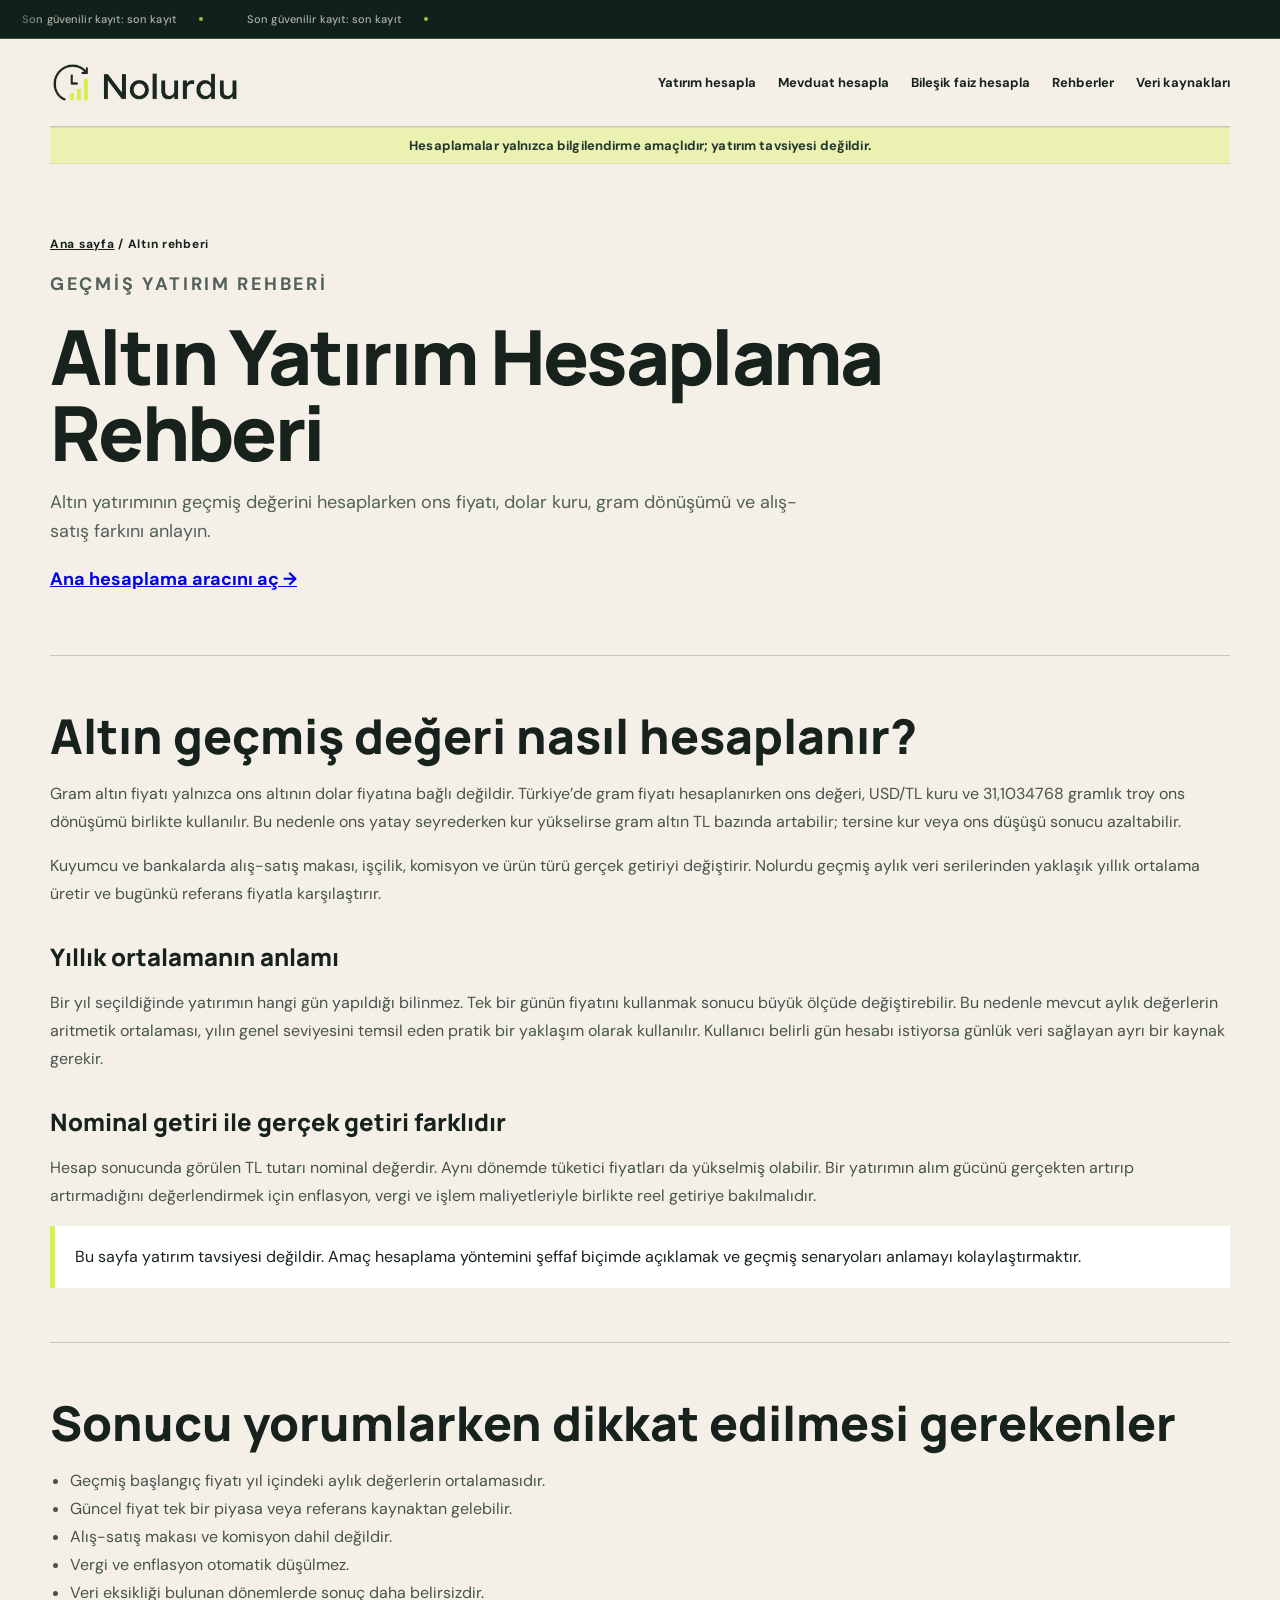
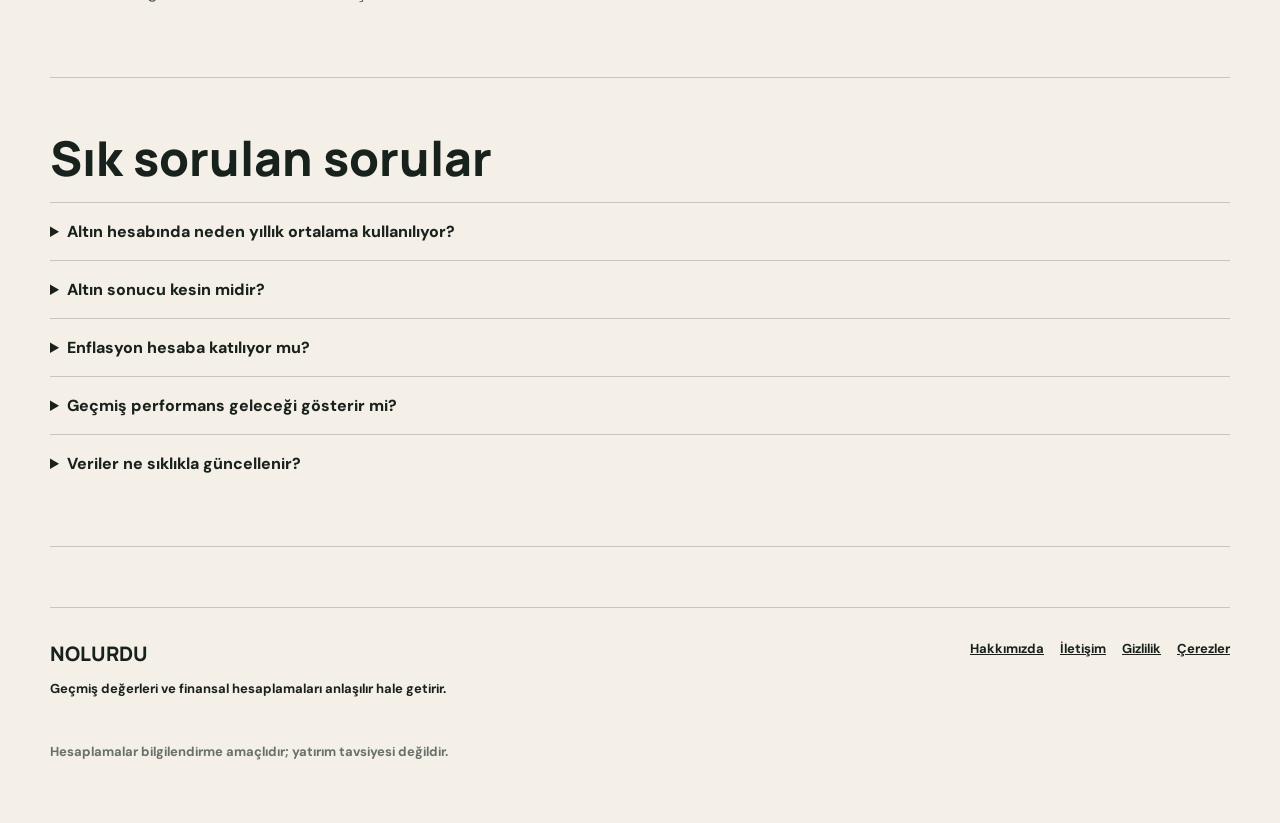
<file: altin-yatirim-hesaplama.html>
<!DOCTYPE html>
<html lang="tr"><head><title>Altın Yatırım Hesaplama ve Gram Altın Rehberi | Nolurdu</title><meta charset="utf-8"/>
<meta content="width=device-width,initial-scale=1" name="viewport"/>
<link href="https://nolurdu.com/altin-yatirim-hesaplama.html" rel="canonical"/>
<meta content="Geçmiş altın yatırımının bugünkü değerini hesaplama mantığını; ons, dolar kuru, gram dönüşümü ve alış-satış farklarıyla birlikte öğrenin." name="description"/>
<meta content="ca-pub-4356889649027410" name="google-adsense-account"/>
<script async="" crossorigin="anonymous" src="https://pagead2.googlesyndication.com/pagead/js/adsbygoogle.js?client=ca-pub-4356889649027410"></script>
<link href="https://fonts.googleapis.com" rel="preconnect"/>
<link crossorigin="" href="https://fonts.gstatic.com" rel="preconnect"/>
<link href="https://fonts.googleapis.com/css2?family=DM+Sans:wght@400;500;600;700&amp;family=Manrope:wght@700;800&amp;display=swap" rel="stylesheet"/>
<link href="/style.css" rel="stylesheet"/>
<link href="/pages.css" rel="stylesheet"/><script type="application/ld+json">{"@context": "https://schema.org", "@type": "WebSite", "name": "Nolurdu", "alternateName": ["Nolurdu.com", "N'olurdu"], "url": "https://nolurdu.com/"}</script><script type="application/ld+json">{"@context": "https://schema.org", "@type": "FAQPage", "mainEntity": [{"@type": "Question", "name": "Altın hesabında neden yıllık ortalama kullanılıyor?", "acceptedAnswer": {"@type": "Answer", "text": "Kullanıcı yalnızca yıl seçtiği için mevcut aylık fiyatların ortalaması dengeli bir başlangıç fiyatı sağlar."}}, {"@type": "Question", "name": "Altın sonucu kesin midir?", "acceptedAnswer": {"@type": "Answer", "text": "Hayır. Veri kaynağı, alış-satış farkı, komisyon, vergi ve işlem zamanı farklı sonuç yaratabilir."}}, {"@type": "Question", "name": "Enflasyon hesaba katılıyor mu?", "acceptedAnswer": {"@type": "Answer", "text": "Ana hesap nominal TL değerini gösterir; enflasyondan arındırılmış reel getiri ayrıca değerlendirilmelidir."}}, {"@type": "Question", "name": "Geçmiş performans geleceği gösterir mi?", "acceptedAnswer": {"@type": "Answer", "text": "Hayır. Geçmiş fiyat hareketleri gelecekteki getiri için garanti değildir."}}, {"@type": "Question", "name": "Veriler ne sıklıkla güncellenir?", "acceptedAnswer": {"@type": "Answer", "text": "Canlı referanslar mümkün olduğunda güncellenir; veri tarihi ana sayfada gösterilir."}}]}</script><meta content="index, follow, max-image-preview:large, max-snippet:-1, max-video-preview:-1" name="robots"/><link href="/nolurdu-logo.png" rel="icon" type="image/png"/><meta content="website" property="og:type"/><meta content="tr_TR" property="og:locale"/><meta content="Nolurdu" property="og:site_name"/><meta content="Altın Yatırım Hesaplama ve Gram Altın Rehberi | Nolurdu" property="og:title"/><meta content="Geçmiş altın yatırımının bugünkü değerini hesaplama mantığını; ons, dolar kuru, gram dönüşümü ve alış-satış farklarıyla birlikte öğrenin." property="og:description"/><meta content="https://nolurdu.com/altin-yatirim-hesaplama.html" property="og:url"/><meta content="summary" name="twitter:card"/><meta content="Altın Yatırım Hesaplama ve Gram Altın Rehberi | Nolurdu" name="twitter:title"/><meta content="Geçmiş altın yatırımının bugünkü değerini hesaplama mantığını; ons, dolar kuru, gram dönüşümü ve alış-satış farklarıyla birlikte öğrenin." name="twitter:description"/><link href="/ticker.css" rel="stylesheet"/></head><body>
<div class="rate-ticker" data-rate-ticker aria-label="Güncel referans döviz kurları">
  <div class="rate-ticker-track">
    <div class="rate-ticker-items"><span class="rate-ticker-status">Güncel referans kurlar yükleniyor…</span></div>
    <div class="rate-ticker-items" aria-hidden="true"></div>
  </div>
</div>
<header class="site-header">
<a aria-label="Nolurdu ana sayfa" class="brand-logo" href="/"><img alt="Nolurdu" src="/nolurdu-logo.png"/></a>
<nav aria-label="Ana menü" class="site-nav">
<a href="/#hesapla">Yatırım hesapla</a>
<a href="/mevduat-faizi-hesaplama.html">Mevduat hesapla</a>
<a href="/bilesik-faiz-hesaplama.html">Bileşik faiz hesapla</a>
<a href="/rehberler.html">Rehberler</a>
<a href="/veri-kaynaklari.html">Veri kaynakları</a>
</nav>
</header>
<div class="site-disclaimer" role="note">Hesaplamalar yalnızca bilgilendirme amaçlıdır; yatırım tavsiyesi değildir.</div>
<main class="content-main"><section class="page-hero"><div class="breadcrumb"><a href="/">Ana sayfa</a> / Altın rehberi</div><p class="eyebrow">GEÇMİŞ YATIRIM REHBERİ</p><h1>Altın Yatırım Hesaplama Rehberi</h1><p>Altın yatırımının geçmiş değerini hesaplarken ons fiyatı, dolar kuru, gram dönüşümü ve alış-satış farkını anlayın.</p><p><a href="/index.html#hesapla"><b>Ana hesaplama aracını aç →</b></a></p></section><section class="content-section"><h2>Altın geçmiş değeri nasıl hesaplanır?</h2><p>Gram altın fiyatı yalnızca ons altının dolar fiyatına bağlı değildir. Türkiye’de gram fiyatı hesaplanırken ons değeri, USD/TL kuru ve 31,1034768 gramlık troy ons dönüşümü birlikte kullanılır. Bu nedenle ons yatay seyrederken kur yükselirse gram altın TL bazında artabilir; tersine kur veya ons düşüşü sonucu azaltabilir.</p><p>Kuyumcu ve bankalarda alış-satış makası, işçilik, komisyon ve ürün türü gerçek getiriyi değiştirir. Nolurdu geçmiş aylık veri serilerinden yaklaşık yıllık ortalama üretir ve bugünkü referans fiyatla karşılaştırır.</p><h3>Yıllık ortalamanın anlamı</h3><p>Bir yıl seçildiğinde yatırımın hangi gün yapıldığı bilinmez. Tek bir günün fiyatını kullanmak sonucu büyük ölçüde değiştirebilir. Bu nedenle mevcut aylık değerlerin aritmetik ortalaması, yılın genel seviyesini temsil eden pratik bir yaklaşım olarak kullanılır. Kullanıcı belirli gün hesabı istiyorsa günlük veri sağlayan ayrı bir kaynak gerekir.</p><h3>Nominal getiri ile gerçek getiri farklıdır</h3><p>Hesap sonucunda görülen TL tutarı nominal değerdir. Aynı dönemde tüketici fiyatları da yükselmiş olabilir. Bir yatırımın alım gücünü gerçekten artırıp artırmadığını değerlendirmek için enflasyon, vergi ve işlem maliyetleriyle birlikte reel getiriye bakılmalıdır.</p><div class="notice">Bu sayfa yatırım tavsiyesi değildir. Amaç hesaplama yöntemini şeffaf biçimde açıklamak ve geçmiş senaryoları anlamayı kolaylaştırmaktır.</div></section><section class="content-section"><h2>Sonucu yorumlarken dikkat edilmesi gerekenler</h2><ul><li>Geçmiş başlangıç fiyatı yıl içindeki aylık değerlerin ortalamasıdır.</li><li>Güncel fiyat tek bir piyasa veya referans kaynaktan gelebilir.</li><li>Alış-satış makası ve komisyon dahil değildir.</li><li>Vergi ve enflasyon otomatik düşülmez.</li><li>Veri eksikliği bulunan dönemlerde sonuç daha belirsizdir.</li></ul></section><section class="content-section faq"><h2>Sık sorulan sorular</h2><details><summary>Altın hesabında neden yıllık ortalama kullanılıyor?</summary><p>Kullanıcı yalnızca yıl seçtiği için mevcut aylık fiyatların ortalaması dengeli bir başlangıç fiyatı sağlar.</p></details><details><summary>Altın sonucu kesin midir?</summary><p>Hayır. Veri kaynağı, alış-satış farkı, komisyon, vergi ve işlem zamanı farklı sonuç yaratabilir.</p></details><details><summary>Enflasyon hesaba katılıyor mu?</summary><p>Ana hesap nominal TL değerini gösterir; enflasyondan arındırılmış reel getiri ayrıca değerlendirilmelidir.</p></details><details><summary>Geçmiş performans geleceği gösterir mi?</summary><p>Hayır. Geçmiş fiyat hareketleri gelecekteki getiri için garanti değildir.</p></details><details><summary>Veriler ne sıklıkla güncellenir?</summary><p>Canlı referanslar mümkün olduğunda güncellenir; veri tarihi ana sayfada gösterilir.</p></details></section></main><footer class="site-footer">
<div><a class="footer-brand" href="/">NOLURDU</a><p>Geçmiş değerleri ve finansal hesaplamaları anlaşılır hale getirir.</p></div>
<div class="footer-links"><a href="/hakkimizda.html">Hakkımızda</a><a href="/iletisim.html">İletişim</a><a href="/gizlilik-politikasi.html">Gizlilik</a><a href="/cerez-politikasi.html">Çerezler</a></div>
<p class="footer-note">Hesaplamalar bilgilendirme amaçlıdır; yatırım tavsiyesi değildir.</p>
</footer><script src="/ticker.js" defer></script></body></html>
</file>
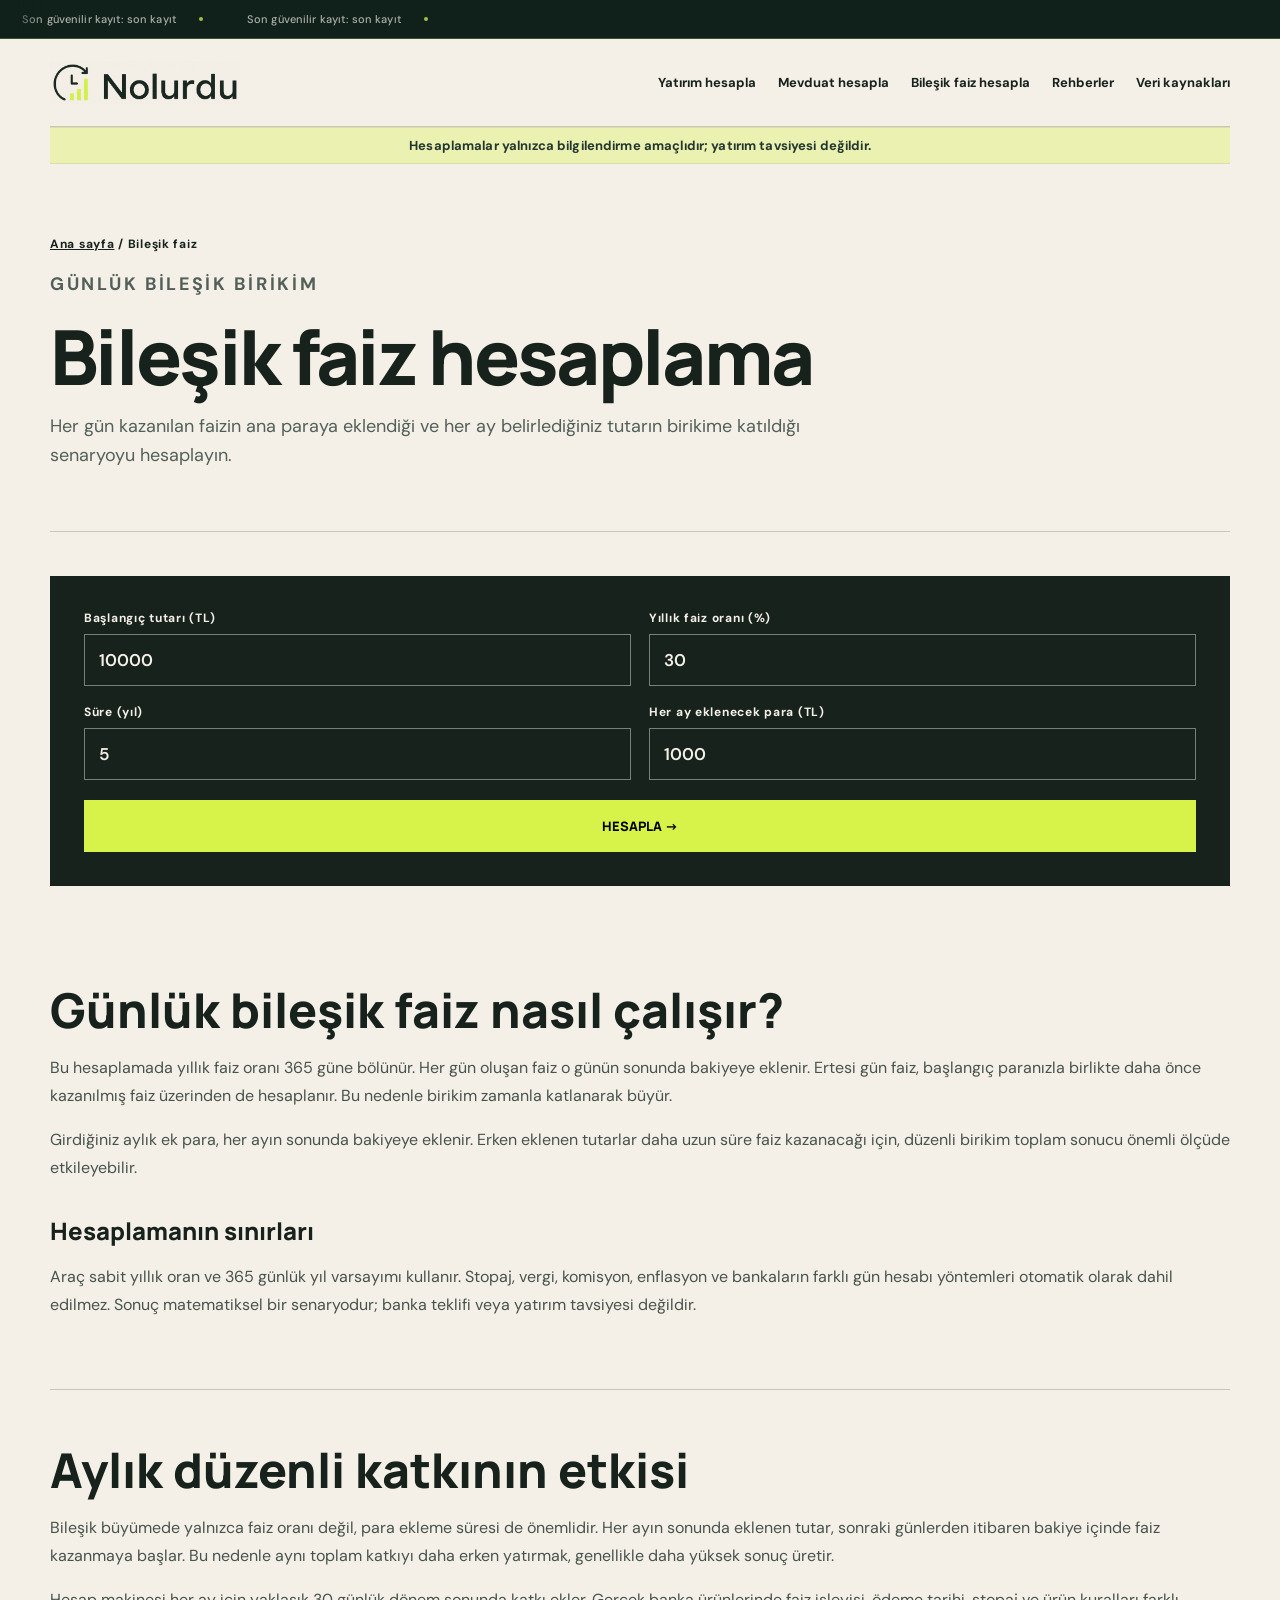
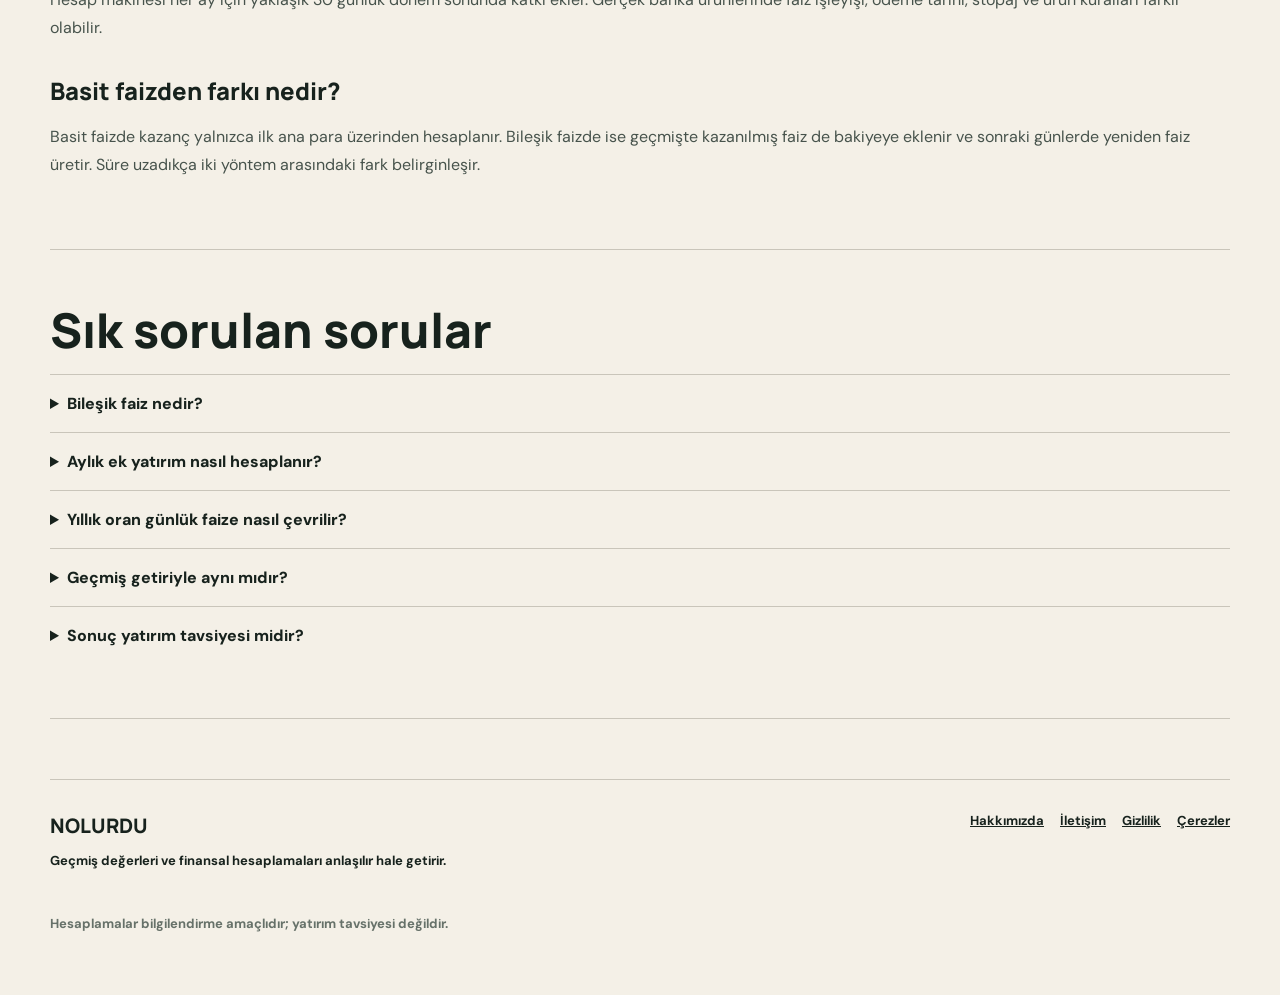
<file: bilesik-faiz-hesaplama.html>
<!DOCTYPE html>
<html lang="tr"><head><title>Bileşik Faiz Hesaplama: Günlük Faiz ve Aylık Katkı | Nolurdu</title><meta charset="utf-8"/>
<meta content="width=device-width,initial-scale=1" name="viewport"/>
<link href="https://nolurdu.com/bilesik-faiz-hesaplama.html" rel="canonical"/>
<meta content="Günlük faizin ana paraya eklenmesi ve aylık düzenli para yatırılmasıyla birikiminizin zaman içinde nasıl büyüdüğünü hesaplayın." name="description"/>
<meta content="ca-pub-4356889649027410" name="google-adsense-account"/>
<script async="" crossorigin="anonymous" src="https://pagead2.googlesyndication.com/pagead/js/adsbygoogle.js?client=ca-pub-4356889649027410"></script>
<link href="https://fonts.googleapis.com" rel="preconnect"/>
<link crossorigin="" href="https://fonts.gstatic.com" rel="preconnect"/>
<link href="https://fonts.googleapis.com/css2?family=DM+Sans:wght@400;500;600;700&amp;family=Manrope:wght@700;800&amp;display=swap" rel="stylesheet"/>
<link href="/style.css" rel="stylesheet"/>
<link href="/pages.css" rel="stylesheet"/><script type="application/ld+json">{"@context": "https://schema.org", "@type": "WebSite", "name": "Nolurdu", "alternateName": ["Nolurdu.com", "N'olurdu"], "url": "https://nolurdu.com/"}</script><script type="application/ld+json">{"@context": "https://schema.org", "@type": "FAQPage", "mainEntity": [{"@type": "Question", "name": "Bileşik faiz nedir?", "acceptedAnswer": {"@type": "Answer", "text": "Faiz kazancının ana paraya eklenmesi ve sonraki dönemlerde onun da faiz kazanmasıdır."}}, {"@type": "Question", "name": "Aylık ek yatırım nasıl hesaplanır?", "acceptedAnswer": {"@type": "Answer", "text": "Her ay sonunda yatırıldığı varsayılan sabit tutarlar, kalan süre boyunca bileşik getiri kazanır."}}, {"@type": "Question", "name": "Yıllık oran aylığa nasıl çevrilir?", "acceptedAnswer": {"@type": "Answer", "text": "Araç etkin aylık oranı yıllık orandan türetir; basitçe on ikiye bölmek yerine bileşik eşdeğer kullanır."}}, {"@type": "Question", "name": "Geçmiş getiriyle aynı mıdır?", "acceptedAnswer": {"@type": "Answer", "text": "Hayır. Bu araç sabit bir varsayımsal oran kullanır; piyasa getirileri sabit değildir."}}, {"@type": "Question", "name": "Sonuç yatırım tavsiyesi midir?", "acceptedAnswer": {"@type": "Answer", "text": "Hayır, yalnızca matematiksel senaryo hesabıdır."}}]}</script><meta content="index, follow, max-image-preview:large, max-snippet:-1, max-video-preview:-1" name="robots"/><link href="/nolurdu-logo.png" rel="icon" type="image/png"/><meta content="website" property="og:type"/><meta content="tr_TR" property="og:locale"/><meta content="Nolurdu" property="og:site_name"/><meta content="Bileşik Faiz Hesaplama: Günlük Faiz ve Aylık Katkı | Nolurdu" property="og:title"/><meta content="Günlük faizin ana paraya eklenmesi ve aylık düzenli para yatırılmasıyla birikiminizin zaman içinde nasıl büyüdüğünü hesaplayın." property="og:description"/><meta content="https://nolurdu.com/bilesik-faiz-hesaplama.html" property="og:url"/><meta content="summary" name="twitter:card"/><meta content="Bileşik Faiz Hesaplama: Günlük Faiz ve Aylık Katkı | Nolurdu" name="twitter:title"/><meta content="Günlük faizin ana paraya eklenmesi ve aylık düzenli para yatırılmasıyla birikiminizin zaman içinde nasıl büyüdüğünü hesaplayın." name="twitter:description"/><link href="/ticker.css" rel="stylesheet"/></head><body>
<div class="rate-ticker" data-rate-ticker aria-label="Güncel referans döviz kurları">
  <div class="rate-ticker-track">
    <div class="rate-ticker-items"><span class="rate-ticker-status">Güncel referans kurlar yükleniyor…</span></div>
    <div class="rate-ticker-items" aria-hidden="true"></div>
  </div>
</div>
<header class="site-header">
<a aria-label="Nolurdu ana sayfa" class="brand-logo" href="/"><img alt="Nolurdu" src="/nolurdu-logo.png"/></a>
<nav aria-label="Ana menü" class="site-nav">
<a href="/#hesapla">Yatırım hesapla</a>
<a href="/mevduat-faizi-hesaplama.html">Mevduat hesapla</a>
<a href="/bilesik-faiz-hesaplama.html">Bileşik faiz hesapla</a>
<a href="/rehberler.html">Rehberler</a>
<a href="/veri-kaynaklari.html">Veri kaynakları</a>
</nav>
</header>
<div class="site-disclaimer" role="note">Hesaplamalar yalnızca bilgilendirme amaçlıdır; yatırım tavsiyesi değildir.</div>
<main class="content-main"><section class="page-hero"><div class="breadcrumb"><a href="/">Ana sayfa</a> / Bileşik faiz</div><p class="eyebrow">GÜNLÜK BİLEŞİK BİRİKİM</p><h1>Bileşik faiz hesaplama</h1><p>Her gün kazanılan faizin ana paraya eklendiği ve her ay belirlediğiniz tutarın birikime katıldığı senaryoyu hesaplayın.</p></section><section class="tool-shell"><form id="compoundCalc"><div class="tool-grid"><label>Başlangıç tutarı (TL)<input id="start" min="0" type="number" value="10000"/></label><label>Yıllık faiz oranı (%)<input id="annual" min="0" step="0.01" type="number" value="30"/></label><label>Süre (yıl)<input id="years" min="0.1" step="0.1" type="number" value="5"/></label><label>Her ay eklenecek para (TL)<input id="monthly" min="0" type="number" value="1000"/></label></div><button class="tool-action" type="submit">HESAPLA →</button></form><div class="tool-result" id="compoundResult"><div class="result-grid"><div class="metric"><small>TOPLAM BİRİKİM</small><strong id="compoundTotal"></strong></div><div class="metric"><small>YATIRILAN PARA</small><strong id="compoundPaid"></strong></div><div class="metric"><small>TAHMİNİ KAZANÇ</small><strong id="compoundGain"></strong></div></div><p class="spoken" id="compoundSpoken"></p></div></section><section class="content-section"><h2>Günlük bileşik faiz nasıl çalışır?</h2><p>Bu hesaplamada yıllık faiz oranı 365 güne bölünür. Her gün oluşan faiz o günün sonunda bakiyeye eklenir. Ertesi gün faiz, başlangıç paranızla birlikte daha önce kazanılmış faiz üzerinden de hesaplanır. Bu nedenle birikim zamanla katlanarak büyür.</p><p>Girdiğiniz aylık ek para, her ayın sonunda bakiyeye eklenir. Erken eklenen tutarlar daha uzun süre faiz kazanacağı için, düzenli birikim toplam sonucu önemli ölçüde etkileyebilir.</p><h3>Hesaplamanın sınırları</h3><p>Araç sabit yıllık oran ve 365 günlük yıl varsayımı kullanır. Stopaj, vergi, komisyon, enflasyon ve bankaların farklı gün hesabı yöntemleri otomatik olarak dahil edilmez. Sonuç matematiksel bir senaryodur; banka teklifi veya yatırım tavsiyesi değildir.</p></section><section class="content-section"><h2>Aylık düzenli katkının etkisi</h2><p>Bileşik büyümede yalnızca faiz oranı değil, para ekleme süresi de önemlidir. Her ayın sonunda eklenen tutar, sonraki günlerden itibaren bakiye içinde faiz kazanmaya başlar. Bu nedenle aynı toplam katkıyı daha erken yatırmak, genellikle daha yüksek sonuç üretir.</p><p>Hesap makinesi her ay için yaklaşık 30 günlük dönem sonunda katkı ekler. Gerçek banka ürünlerinde faiz işleyişi, ödeme tarihi, stopaj ve ürün kuralları farklı olabilir.</p><h3>Basit faizden farkı nedir?</h3><p>Basit faizde kazanç yalnızca ilk ana para üzerinden hesaplanır. Bileşik faizde ise geçmişte kazanılmış faiz de bakiyeye eklenir ve sonraki günlerde yeniden faiz üretir. Süre uzadıkça iki yöntem arasındaki fark belirginleşir.</p></section><section class="content-section faq"><h2>Sık sorulan sorular</h2><details><summary>Bileşik faiz nedir?</summary><p>Faiz kazancının ana paraya eklenmesi ve sonraki dönemlerde onun da faiz kazanmasıdır.</p></details><details><summary>Aylık ek yatırım nasıl hesaplanır?</summary><p>Her ay sonunda yatırıldığı varsayılan sabit tutarlar, kalan süre boyunca bileşik getiri kazanır.</p></details><details><summary>Yıllık oran günlük faize nasıl çevrilir?</summary><p>Araç yıllık oranı 365 güne bölerek günlük oranı bulur ve her gün oluşan faizi bakiyeye ekler.</p></details><details><summary>Geçmiş getiriyle aynı mıdır?</summary><p>Hayır. Bu araç sabit bir varsayımsal oran kullanır; piyasa getirileri sabit değildir.</p></details><details><summary>Sonuç yatırım tavsiyesi midir?</summary><p>Hayır, yalnızca matematiksel senaryo hesabıdır.</p></details></section></main><footer class="site-footer">
<div><a class="footer-brand" href="/">NOLURDU</a><p>Geçmiş değerleri ve finansal hesaplamaları anlaşılır hale getirir.</p></div>
<div class="footer-links"><a href="/hakkimizda.html">Hakkımızda</a><a href="/iletisim.html">İletişim</a><a href="/gizlilik-politikasi.html">Gizlilik</a><a href="/cerez-politikasi.html">Çerezler</a></div>
<p class="footer-note">Hesaplamalar bilgilendirme amaçlıdır; yatırım tavsiyesi değildir.</p>
</footer><script src="/calculators.js"></script><script src="/ticker.js" defer></script></body></html>
</file>
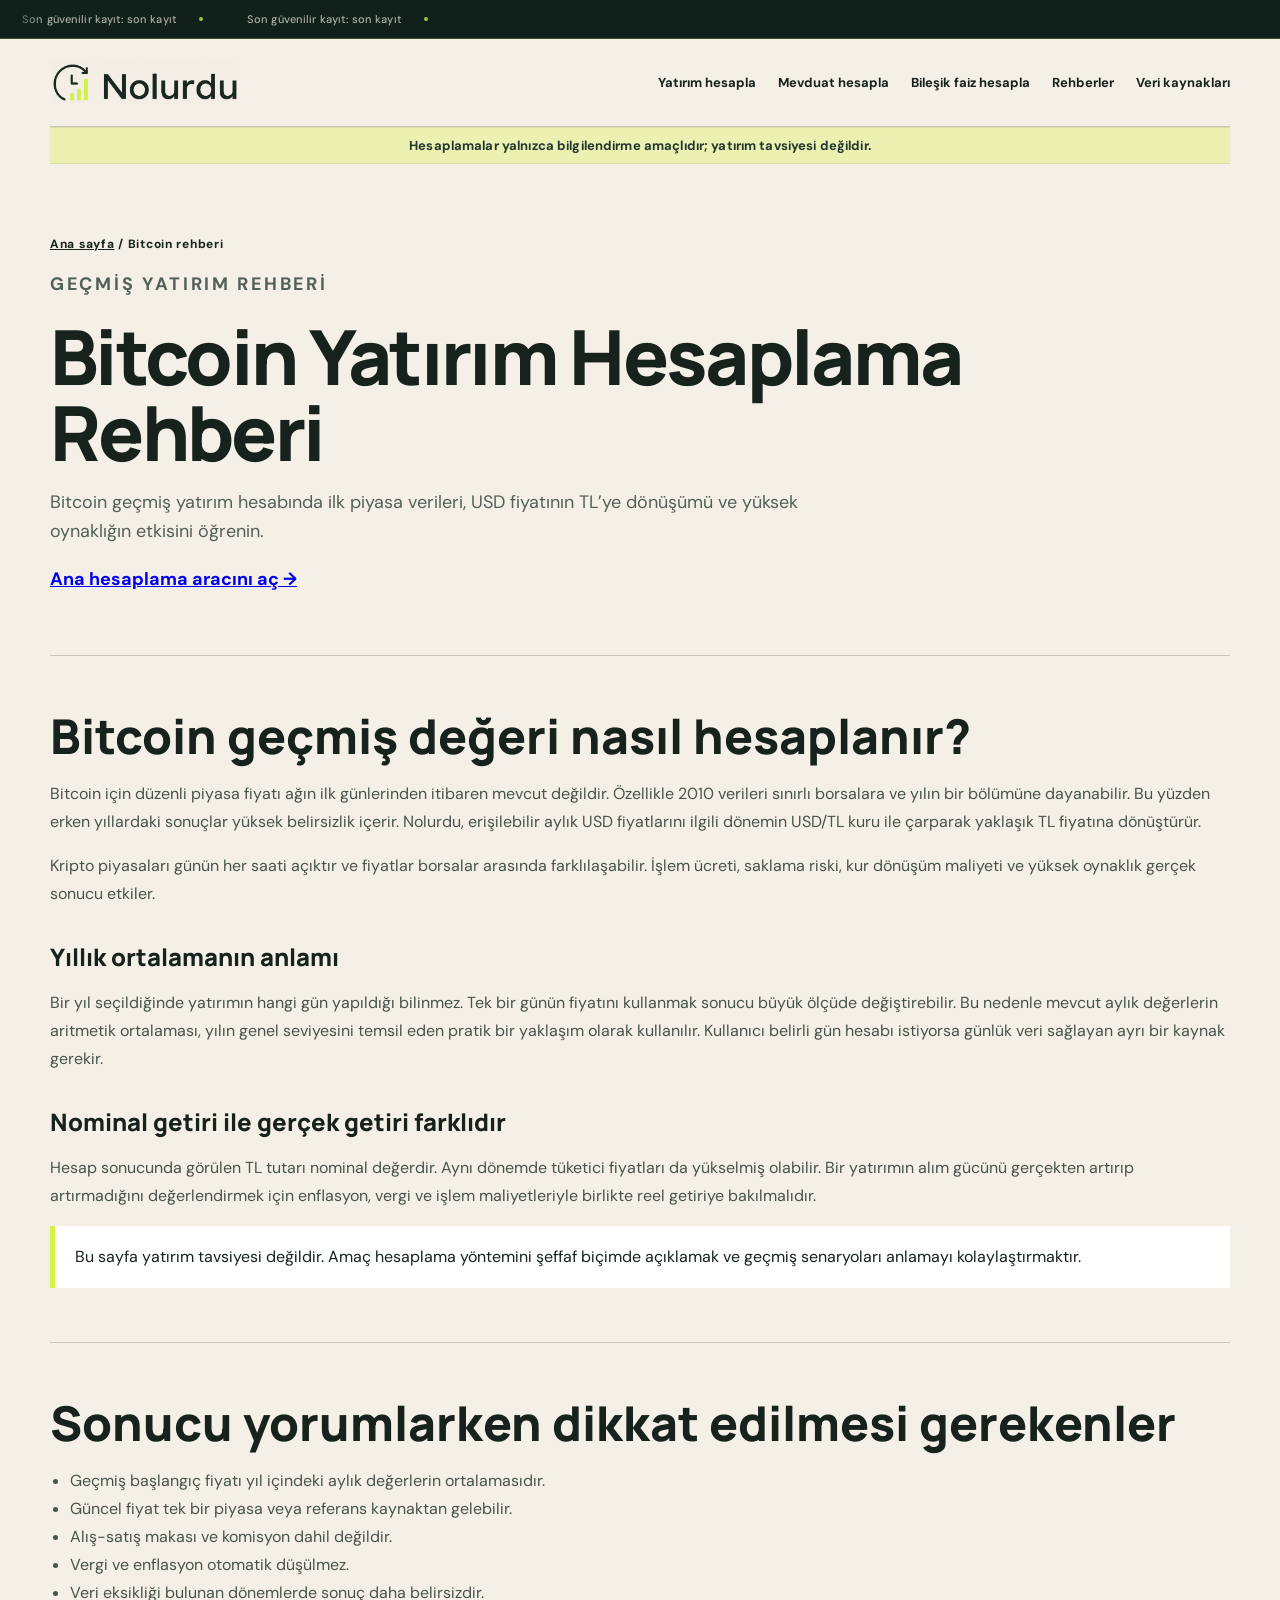
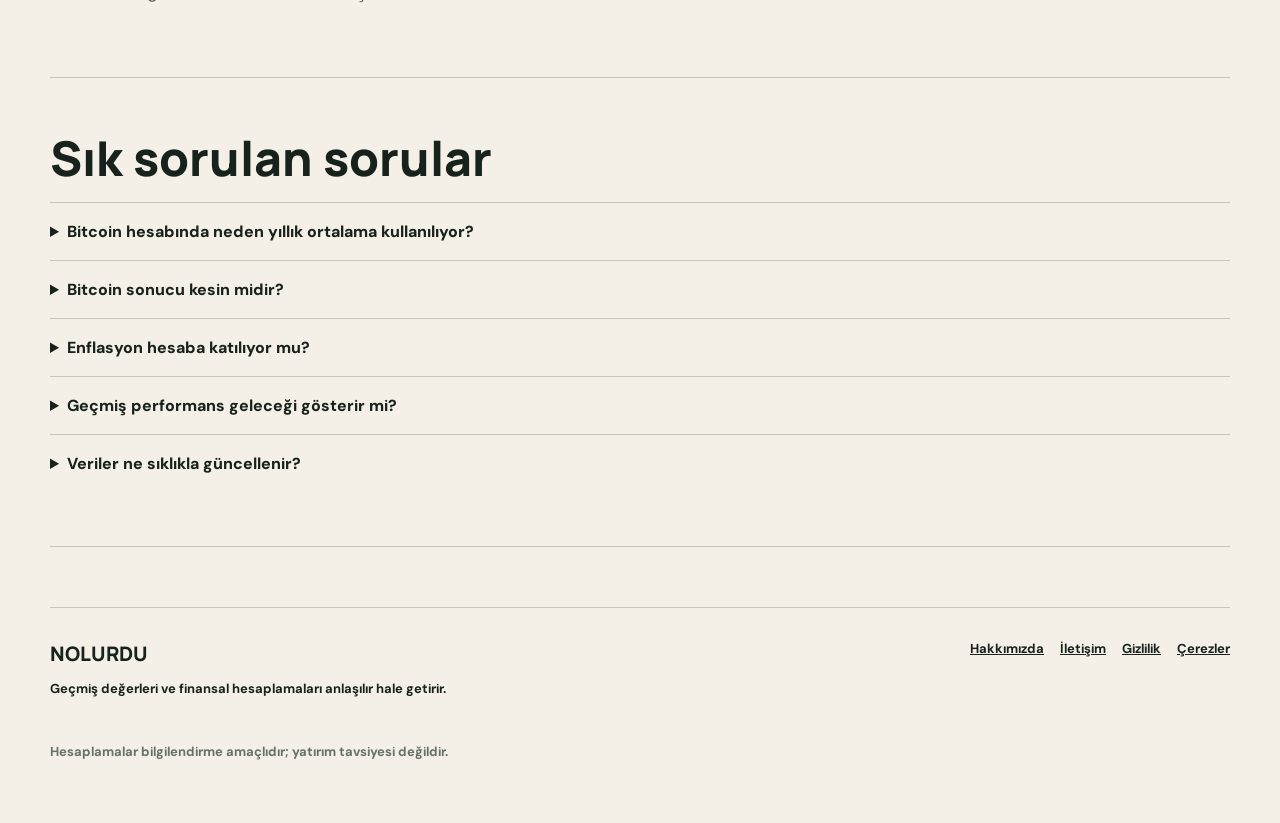
<file: bitcoin-yatirim-hesaplama.html>
<!DOCTYPE html>
<html lang="tr"><head><title>Bitcoin Yatırım Hesaplama ve Geçmiş Fiyat Rehberi | Nolurdu</title><meta charset="utf-8"/>
<meta content="width=device-width,initial-scale=1" name="viewport"/>
<link href="https://nolurdu.com/bitcoin-yatirim-hesaplama.html" rel="canonical"/>
<meta content="Geçmiş Bitcoin yatırımının bugünkü değerini hesaplarken ilk piyasa verilerini, USD-TL dönüşümünü ve yüksek fiyat oynaklığını anlayın." name="description"/>
<meta content="ca-pub-4356889649027410" name="google-adsense-account"/>
<script async="" crossorigin="anonymous" src="https://pagead2.googlesyndication.com/pagead/js/adsbygoogle.js?client=ca-pub-4356889649027410"></script>
<link href="https://fonts.googleapis.com" rel="preconnect"/>
<link crossorigin="" href="https://fonts.gstatic.com" rel="preconnect"/>
<link href="https://fonts.googleapis.com/css2?family=DM+Sans:wght@400;500;600;700&amp;family=Manrope:wght@700;800&amp;display=swap" rel="stylesheet"/>
<link href="/style.css" rel="stylesheet"/>
<link href="/pages.css" rel="stylesheet"/><script type="application/ld+json">{"@context": "https://schema.org", "@type": "WebSite", "name": "Nolurdu", "alternateName": ["Nolurdu.com", "N'olurdu"], "url": "https://nolurdu.com/"}</script><script type="application/ld+json">{"@context": "https://schema.org", "@type": "FAQPage", "mainEntity": [{"@type": "Question", "name": "Bitcoin hesabında neden yıllık ortalama kullanılıyor?", "acceptedAnswer": {"@type": "Answer", "text": "Kullanıcı yalnızca yıl seçtiği için mevcut aylık fiyatların ortalaması dengeli bir başlangıç fiyatı sağlar."}}, {"@type": "Question", "name": "Bitcoin sonucu kesin midir?", "acceptedAnswer": {"@type": "Answer", "text": "Hayır. Veri kaynağı, alış-satış farkı, komisyon, vergi ve işlem zamanı farklı sonuç yaratabilir."}}, {"@type": "Question", "name": "Enflasyon hesaba katılıyor mu?", "acceptedAnswer": {"@type": "Answer", "text": "Ana hesap nominal TL değerini gösterir; enflasyondan arındırılmış reel getiri ayrıca değerlendirilmelidir."}}, {"@type": "Question", "name": "Geçmiş performans geleceği gösterir mi?", "acceptedAnswer": {"@type": "Answer", "text": "Hayır. Geçmiş fiyat hareketleri gelecekteki getiri için garanti değildir."}}, {"@type": "Question", "name": "Veriler ne sıklıkla güncellenir?", "acceptedAnswer": {"@type": "Answer", "text": "Canlı referanslar mümkün olduğunda güncellenir; veri tarihi ana sayfada gösterilir."}}]}</script><meta content="index, follow, max-image-preview:large, max-snippet:-1, max-video-preview:-1" name="robots"/><link href="/nolurdu-logo.png" rel="icon" type="image/png"/><meta content="website" property="og:type"/><meta content="tr_TR" property="og:locale"/><meta content="Nolurdu" property="og:site_name"/><meta content="Bitcoin Yatırım Hesaplama ve Geçmiş Fiyat Rehberi | Nolurdu" property="og:title"/><meta content="Geçmiş Bitcoin yatırımının bugünkü değerini hesaplarken ilk piyasa verilerini, USD-TL dönüşümünü ve yüksek fiyat oynaklığını anlayın." property="og:description"/><meta content="https://nolurdu.com/bitcoin-yatirim-hesaplama.html" property="og:url"/><meta content="summary" name="twitter:card"/><meta content="Bitcoin Yatırım Hesaplama ve Geçmiş Fiyat Rehberi | Nolurdu" name="twitter:title"/><meta content="Geçmiş Bitcoin yatırımının bugünkü değerini hesaplarken ilk piyasa verilerini, USD-TL dönüşümünü ve yüksek fiyat oynaklığını anlayın." name="twitter:description"/><link href="/ticker.css" rel="stylesheet"/></head><body>
<div class="rate-ticker" data-rate-ticker aria-label="Güncel referans döviz kurları">
  <div class="rate-ticker-track">
    <div class="rate-ticker-items"><span class="rate-ticker-status">Güncel referans kurlar yükleniyor…</span></div>
    <div class="rate-ticker-items" aria-hidden="true"></div>
  </div>
</div>
<header class="site-header">
<a aria-label="Nolurdu ana sayfa" class="brand-logo" href="/"><img alt="Nolurdu" src="/nolurdu-logo.png"/></a>
<nav aria-label="Ana menü" class="site-nav">
<a href="/#hesapla">Yatırım hesapla</a>
<a href="/mevduat-faizi-hesaplama.html">Mevduat hesapla</a>
<a href="/bilesik-faiz-hesaplama.html">Bileşik faiz hesapla</a>
<a href="/rehberler.html">Rehberler</a>
<a href="/veri-kaynaklari.html">Veri kaynakları</a>
</nav>
</header>
<div class="site-disclaimer" role="note">Hesaplamalar yalnızca bilgilendirme amaçlıdır; yatırım tavsiyesi değildir.</div>
<main class="content-main"><section class="page-hero"><div class="breadcrumb"><a href="/">Ana sayfa</a> / Bitcoin rehberi</div><p class="eyebrow">GEÇMİŞ YATIRIM REHBERİ</p><h1>Bitcoin Yatırım Hesaplama Rehberi</h1><p>Bitcoin geçmiş yatırım hesabında ilk piyasa verileri, USD fiyatının TL’ye dönüşümü ve yüksek oynaklığın etkisini öğrenin.</p><p><a href="/index.html#hesapla"><b>Ana hesaplama aracını aç →</b></a></p></section><section class="content-section"><h2>Bitcoin geçmiş değeri nasıl hesaplanır?</h2><p>Bitcoin için düzenli piyasa fiyatı ağın ilk günlerinden itibaren mevcut değildir. Özellikle 2010 verileri sınırlı borsalara ve yılın bir bölümüne dayanabilir. Bu yüzden erken yıllardaki sonuçlar yüksek belirsizlik içerir. Nolurdu, erişilebilir aylık USD fiyatlarını ilgili dönemin USD/TL kuru ile çarparak yaklaşık TL fiyatına dönüştürür.</p><p>Kripto piyasaları günün her saati açıktır ve fiyatlar borsalar arasında farklılaşabilir. İşlem ücreti, saklama riski, kur dönüşüm maliyeti ve yüksek oynaklık gerçek sonucu etkiler.</p><h3>Yıllık ortalamanın anlamı</h3><p>Bir yıl seçildiğinde yatırımın hangi gün yapıldığı bilinmez. Tek bir günün fiyatını kullanmak sonucu büyük ölçüde değiştirebilir. Bu nedenle mevcut aylık değerlerin aritmetik ortalaması, yılın genel seviyesini temsil eden pratik bir yaklaşım olarak kullanılır. Kullanıcı belirli gün hesabı istiyorsa günlük veri sağlayan ayrı bir kaynak gerekir.</p><h3>Nominal getiri ile gerçek getiri farklıdır</h3><p>Hesap sonucunda görülen TL tutarı nominal değerdir. Aynı dönemde tüketici fiyatları da yükselmiş olabilir. Bir yatırımın alım gücünü gerçekten artırıp artırmadığını değerlendirmek için enflasyon, vergi ve işlem maliyetleriyle birlikte reel getiriye bakılmalıdır.</p><div class="notice">Bu sayfa yatırım tavsiyesi değildir. Amaç hesaplama yöntemini şeffaf biçimde açıklamak ve geçmiş senaryoları anlamayı kolaylaştırmaktır.</div></section><section class="content-section"><h2>Sonucu yorumlarken dikkat edilmesi gerekenler</h2><ul><li>Geçmiş başlangıç fiyatı yıl içindeki aylık değerlerin ortalamasıdır.</li><li>Güncel fiyat tek bir piyasa veya referans kaynaktan gelebilir.</li><li>Alış-satış makası ve komisyon dahil değildir.</li><li>Vergi ve enflasyon otomatik düşülmez.</li><li>Veri eksikliği bulunan dönemlerde sonuç daha belirsizdir.</li></ul></section><section class="content-section faq"><h2>Sık sorulan sorular</h2><details><summary>Bitcoin hesabında neden yıllık ortalama kullanılıyor?</summary><p>Kullanıcı yalnızca yıl seçtiği için mevcut aylık fiyatların ortalaması dengeli bir başlangıç fiyatı sağlar.</p></details><details><summary>Bitcoin sonucu kesin midir?</summary><p>Hayır. Veri kaynağı, alış-satış farkı, komisyon, vergi ve işlem zamanı farklı sonuç yaratabilir.</p></details><details><summary>Enflasyon hesaba katılıyor mu?</summary><p>Ana hesap nominal TL değerini gösterir; enflasyondan arındırılmış reel getiri ayrıca değerlendirilmelidir.</p></details><details><summary>Geçmiş performans geleceği gösterir mi?</summary><p>Hayır. Geçmiş fiyat hareketleri gelecekteki getiri için garanti değildir.</p></details><details><summary>Veriler ne sıklıkla güncellenir?</summary><p>Canlı referanslar mümkün olduğunda güncellenir; veri tarihi ana sayfada gösterilir.</p></details></section></main><footer class="site-footer">
<div><a class="footer-brand" href="/">NOLURDU</a><p>Geçmiş değerleri ve finansal hesaplamaları anlaşılır hale getirir.</p></div>
<div class="footer-links"><a href="/hakkimizda.html">Hakkımızda</a><a href="/iletisim.html">İletişim</a><a href="/gizlilik-politikasi.html">Gizlilik</a><a href="/cerez-politikasi.html">Çerezler</a></div>
<p class="footer-note">Hesaplamalar bilgilendirme amaçlıdır; yatırım tavsiyesi değildir.</p>
</footer><script src="/ticker.js" defer></script></body></html>
</file>
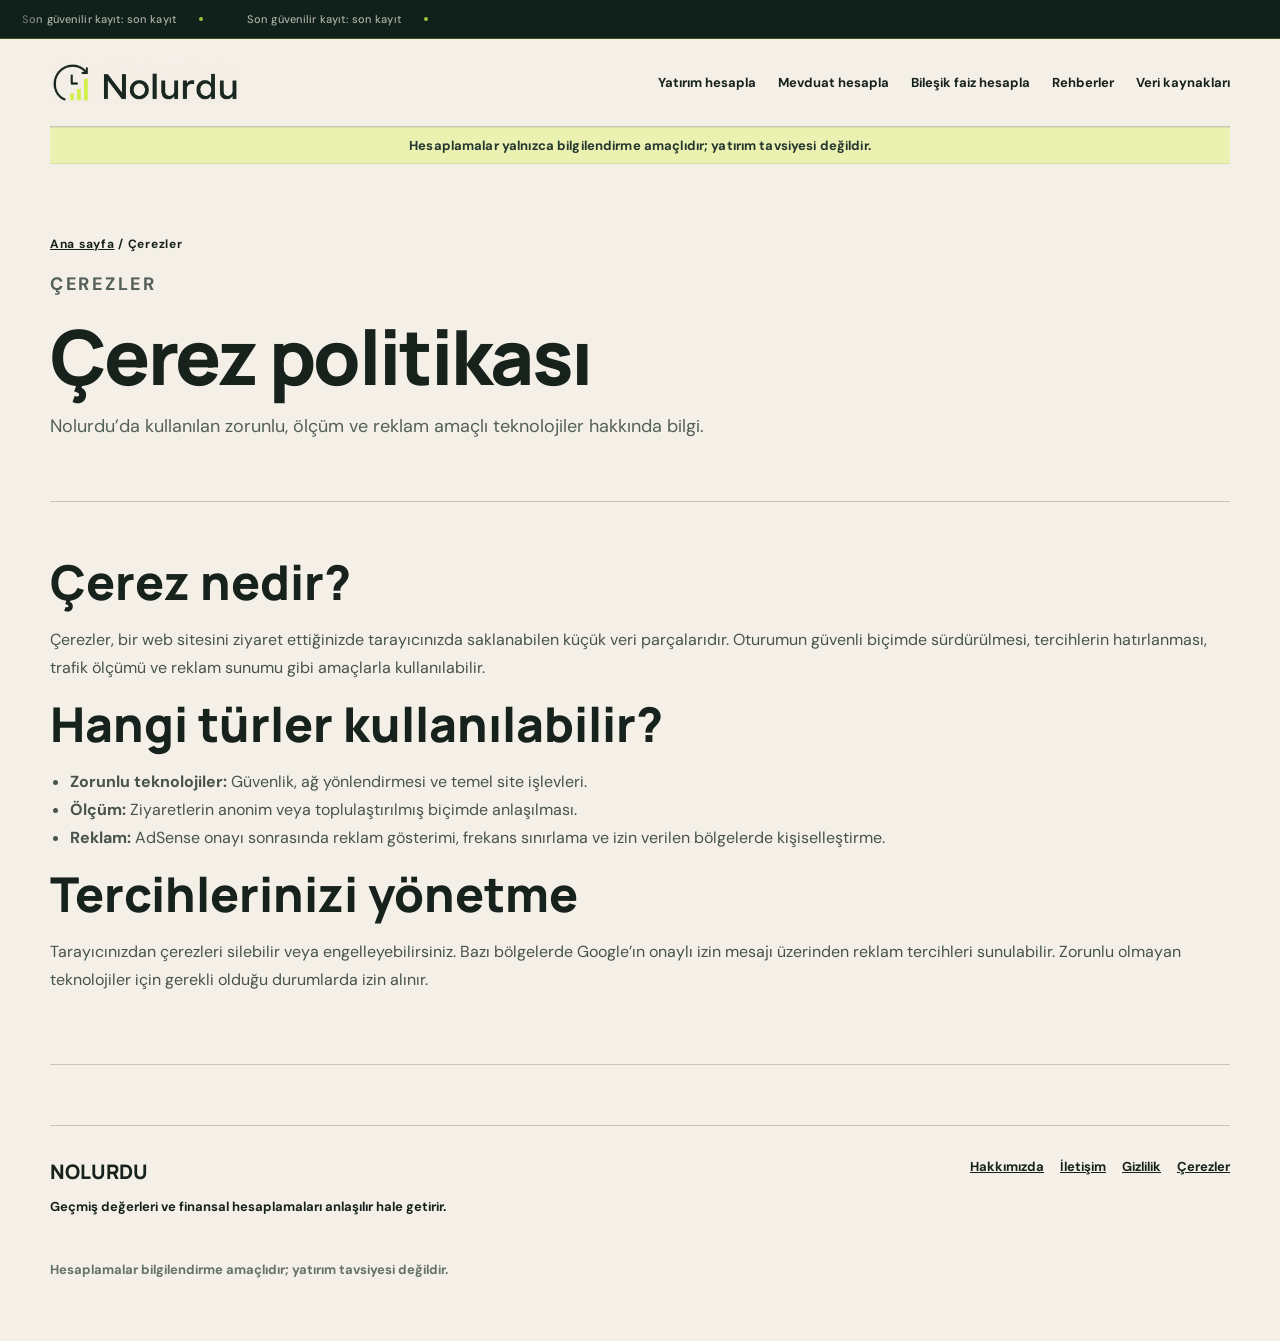
<file: cerez-politikasi.html>
<!DOCTYPE html>
<html lang="tr"><head><title>Çerez Politikası | Nolurdu</title><meta charset="utf-8"/>
<meta content="width=device-width,initial-scale=1" name="viewport"/>
<link href="https://nolurdu.com/cerez-politikasi.html" rel="canonical"/>
<meta content="Nolurdu sitesinde kullanılan zorunlu, ölçüm ve reklam çerezlerinin amaçlarını ve çerez tercihlerinizi nasıl yönetebileceğinizi öğrenin." name="description"/>
<meta content="ca-pub-4356889649027410" name="google-adsense-account"/>
<script async="" crossorigin="anonymous" src="https://pagead2.googlesyndication.com/pagead/js/adsbygoogle.js?client=ca-pub-4356889649027410"></script>
<link href="https://fonts.googleapis.com" rel="preconnect"/>
<link crossorigin="" href="https://fonts.gstatic.com" rel="preconnect"/>
<link href="https://fonts.googleapis.com/css2?family=DM+Sans:wght@400;500;600;700&amp;family=Manrope:wght@700;800&amp;display=swap" rel="stylesheet"/>
<link href="/style.css" rel="stylesheet"/>
<link href="/pages.css" rel="stylesheet"/><script type="application/ld+json">{"@context": "https://schema.org", "@type": "WebSite", "name": "Nolurdu", "alternateName": ["Nolurdu.com", "N'olurdu"], "url": "https://nolurdu.com/"}</script><meta content="index, follow, max-image-preview:large, max-snippet:-1, max-video-preview:-1" name="robots"/><link href="/nolurdu-logo.png" rel="icon" type="image/png"/><meta content="website" property="og:type"/><meta content="tr_TR" property="og:locale"/><meta content="Nolurdu" property="og:site_name"/><meta content="Çerez Politikası | Nolurdu" property="og:title"/><meta content="Nolurdu sitesinde kullanılan zorunlu, ölçüm ve reklam çerezlerinin amaçlarını ve çerez tercihlerinizi nasıl yönetebileceğinizi öğrenin." property="og:description"/><meta content="https://nolurdu.com/cerez-politikasi.html" property="og:url"/><meta content="summary" name="twitter:card"/><meta content="Çerez Politikası | Nolurdu" name="twitter:title"/><meta content="Nolurdu sitesinde kullanılan zorunlu, ölçüm ve reklam çerezlerinin amaçlarını ve çerez tercihlerinizi nasıl yönetebileceğinizi öğrenin." name="twitter:description"/><link href="/ticker.css" rel="stylesheet"/></head><body>
<div class="rate-ticker" data-rate-ticker aria-label="Güncel referans döviz kurları">
  <div class="rate-ticker-track">
    <div class="rate-ticker-items"><span class="rate-ticker-status">Güncel referans kurlar yükleniyor…</span></div>
    <div class="rate-ticker-items" aria-hidden="true"></div>
  </div>
</div>
<header class="site-header">
<a aria-label="Nolurdu ana sayfa" class="brand-logo" href="/"><img alt="Nolurdu" src="/nolurdu-logo.png"/></a>
<nav aria-label="Ana menü" class="site-nav">
<a href="/#hesapla">Yatırım hesapla</a>
<a href="/mevduat-faizi-hesaplama.html">Mevduat hesapla</a>
<a href="/bilesik-faiz-hesaplama.html">Bileşik faiz hesapla</a>
<a href="/rehberler.html">Rehberler</a>
<a href="/veri-kaynaklari.html">Veri kaynakları</a>
</nav>
</header>
<div class="site-disclaimer" role="note">Hesaplamalar yalnızca bilgilendirme amaçlıdır; yatırım tavsiyesi değildir.</div>
<main class="content-main"><section class="page-hero"><div class="breadcrumb"><a href="/">Ana sayfa</a> / Çerezler</div><p class="eyebrow">ÇEREZLER</p><h1>Çerez politikası</h1><p>Nolurdu’da kullanılan zorunlu, ölçüm ve reklam amaçlı teknolojiler hakkında bilgi.</p></section><section class="content-section"><h2>Çerez nedir?</h2><p>Çerezler, bir web sitesini ziyaret ettiğinizde tarayıcınızda saklanabilen küçük veri parçalarıdır. Oturumun güvenli biçimde sürdürülmesi, tercihlerin hatırlanması, trafik ölçümü ve reklam sunumu gibi amaçlarla kullanılabilir.</p><h2>Hangi türler kullanılabilir?</h2><ul><li><b>Zorunlu teknolojiler:</b> Güvenlik, ağ yönlendirmesi ve temel site işlevleri.</li><li><b>Ölçüm:</b> Ziyaretlerin anonim veya toplulaştırılmış biçimde anlaşılması.</li><li><b>Reklam:</b> AdSense onayı sonrasında reklam gösterimi, frekans sınırlama ve izin verilen bölgelerde kişiselleştirme.</li></ul><h2>Tercihlerinizi yönetme</h2><p>Tarayıcınızdan çerezleri silebilir veya engelleyebilirsiniz. Bazı bölgelerde Google’ın onaylı izin mesajı üzerinden reklam tercihleri sunulabilir. Zorunlu olmayan teknolojiler için gerekli olduğu durumlarda izin alınır.</p></section></main><footer class="site-footer">
<div><a class="footer-brand" href="/">NOLURDU</a><p>Geçmiş değerleri ve finansal hesaplamaları anlaşılır hale getirir.</p></div>
<div class="footer-links"><a href="/hakkimizda.html">Hakkımızda</a><a href="/iletisim.html">İletişim</a><a href="/gizlilik-politikasi.html">Gizlilik</a><a href="/cerez-politikasi.html">Çerezler</a></div>
<p class="footer-note">Hesaplamalar bilgilendirme amaçlıdır; yatırım tavsiyesi değildir.</p>
</footer><script src="/ticker.js" defer></script></body></html>
</file>
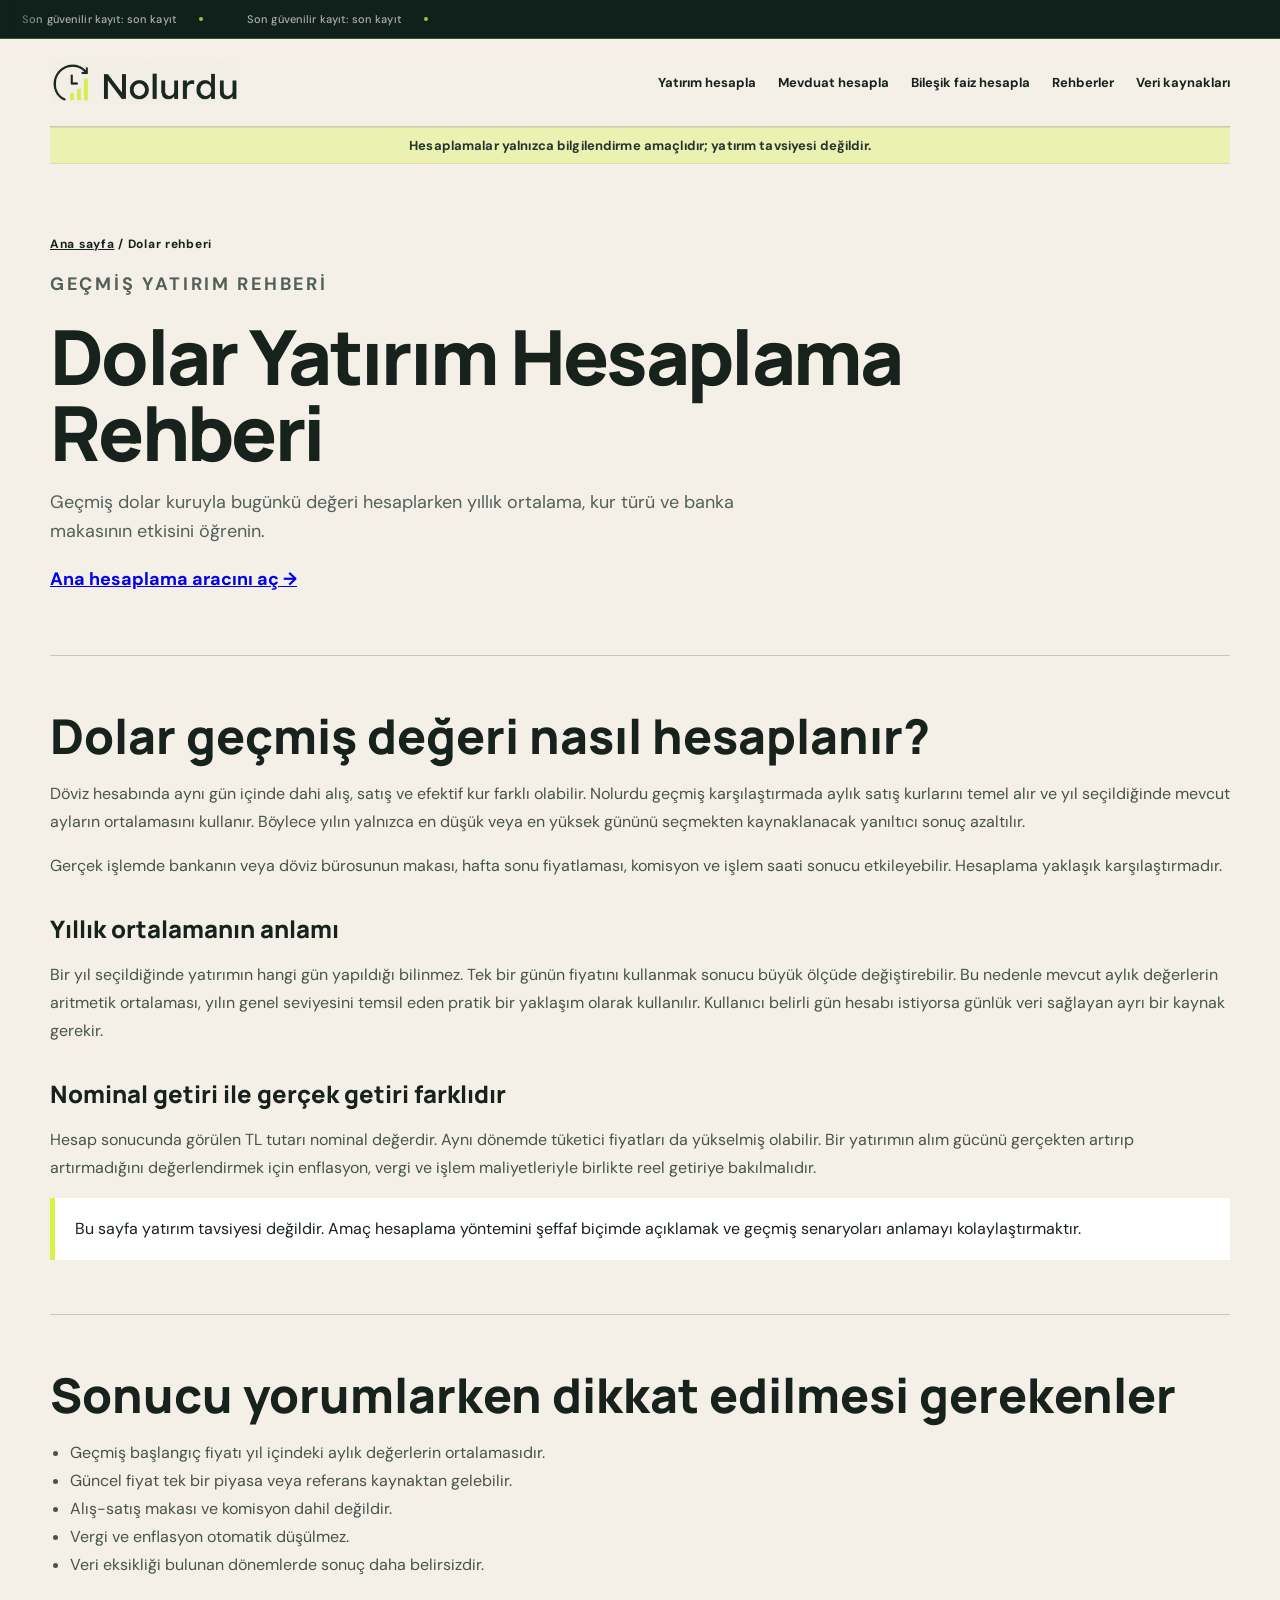
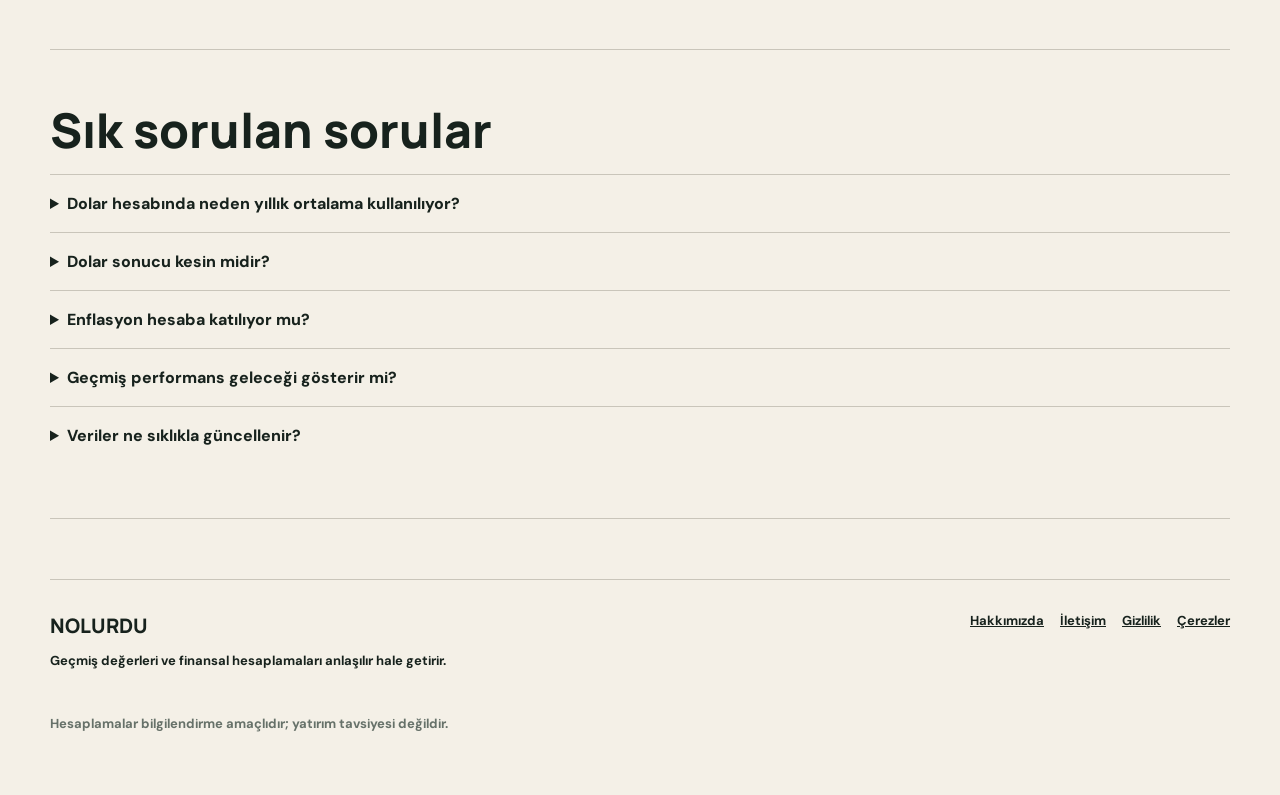
<file: dolar-yatirim-hesaplama.html>
<!DOCTYPE html>
<html lang="tr"><head><title>Dolar Yatırım Hesaplama ve Geçmiş Kur Rehberi | Nolurdu</title><meta charset="utf-8"/>
<meta content="width=device-width,initial-scale=1" name="viewport"/>
<link href="https://nolurdu.com/dolar-yatirim-hesaplama.html" rel="canonical"/>
<meta content="Geçmiş dolar yatırımının bugünkü değerini; yıllık ortalama kur, döviz satış kuru ve banka makası etkileriyle birlikte öğrenin." name="description"/>
<meta content="ca-pub-4356889649027410" name="google-adsense-account"/>
<script async="" crossorigin="anonymous" src="https://pagead2.googlesyndication.com/pagead/js/adsbygoogle.js?client=ca-pub-4356889649027410"></script>
<link href="https://fonts.googleapis.com" rel="preconnect"/>
<link crossorigin="" href="https://fonts.gstatic.com" rel="preconnect"/>
<link href="https://fonts.googleapis.com/css2?family=DM+Sans:wght@400;500;600;700&amp;family=Manrope:wght@700;800&amp;display=swap" rel="stylesheet"/>
<link href="/style.css" rel="stylesheet"/>
<link href="/pages.css" rel="stylesheet"/><script type="application/ld+json">{"@context": "https://schema.org", "@type": "WebSite", "name": "Nolurdu", "alternateName": ["Nolurdu.com", "N'olurdu"], "url": "https://nolurdu.com/"}</script><script type="application/ld+json">{"@context": "https://schema.org", "@type": "FAQPage", "mainEntity": [{"@type": "Question", "name": "Dolar hesabında neden yıllık ortalama kullanılıyor?", "acceptedAnswer": {"@type": "Answer", "text": "Kullanıcı yalnızca yıl seçtiği için mevcut aylık fiyatların ortalaması dengeli bir başlangıç fiyatı sağlar."}}, {"@type": "Question", "name": "Dolar sonucu kesin midir?", "acceptedAnswer": {"@type": "Answer", "text": "Hayır. Veri kaynağı, alış-satış farkı, komisyon, vergi ve işlem zamanı farklı sonuç yaratabilir."}}, {"@type": "Question", "name": "Enflasyon hesaba katılıyor mu?", "acceptedAnswer": {"@type": "Answer", "text": "Ana hesap nominal TL değerini gösterir; enflasyondan arındırılmış reel getiri ayrıca değerlendirilmelidir."}}, {"@type": "Question", "name": "Geçmiş performans geleceği gösterir mi?", "acceptedAnswer": {"@type": "Answer", "text": "Hayır. Geçmiş fiyat hareketleri gelecekteki getiri için garanti değildir."}}, {"@type": "Question", "name": "Veriler ne sıklıkla güncellenir?", "acceptedAnswer": {"@type": "Answer", "text": "Canlı referanslar mümkün olduğunda güncellenir; veri tarihi ana sayfada gösterilir."}}]}</script><meta content="index, follow, max-image-preview:large, max-snippet:-1, max-video-preview:-1" name="robots"/><link href="/nolurdu-logo.png" rel="icon" type="image/png"/><meta content="website" property="og:type"/><meta content="tr_TR" property="og:locale"/><meta content="Nolurdu" property="og:site_name"/><meta content="Dolar Yatırım Hesaplama ve Geçmiş Kur Rehberi | Nolurdu" property="og:title"/><meta content="Geçmiş dolar yatırımının bugünkü değerini; yıllık ortalama kur, döviz satış kuru ve banka makası etkileriyle birlikte öğrenin." property="og:description"/><meta content="https://nolurdu.com/dolar-yatirim-hesaplama.html" property="og:url"/><meta content="summary" name="twitter:card"/><meta content="Dolar Yatırım Hesaplama ve Geçmiş Kur Rehberi | Nolurdu" name="twitter:title"/><meta content="Geçmiş dolar yatırımının bugünkü değerini; yıllık ortalama kur, döviz satış kuru ve banka makası etkileriyle birlikte öğrenin." name="twitter:description"/><link href="/ticker.css" rel="stylesheet"/></head><body>
<div class="rate-ticker" data-rate-ticker aria-label="Güncel referans döviz kurları">
  <div class="rate-ticker-track">
    <div class="rate-ticker-items"><span class="rate-ticker-status">Güncel referans kurlar yükleniyor…</span></div>
    <div class="rate-ticker-items" aria-hidden="true"></div>
  </div>
</div>
<header class="site-header">
<a aria-label="Nolurdu ana sayfa" class="brand-logo" href="/"><img alt="Nolurdu" src="/nolurdu-logo.png"/></a>
<nav aria-label="Ana menü" class="site-nav">
<a href="/#hesapla">Yatırım hesapla</a>
<a href="/mevduat-faizi-hesaplama.html">Mevduat hesapla</a>
<a href="/bilesik-faiz-hesaplama.html">Bileşik faiz hesapla</a>
<a href="/rehberler.html">Rehberler</a>
<a href="/veri-kaynaklari.html">Veri kaynakları</a>
</nav>
</header>
<div class="site-disclaimer" role="note">Hesaplamalar yalnızca bilgilendirme amaçlıdır; yatırım tavsiyesi değildir.</div>
<main class="content-main"><section class="page-hero"><div class="breadcrumb"><a href="/">Ana sayfa</a> / Dolar rehberi</div><p class="eyebrow">GEÇMİŞ YATIRIM REHBERİ</p><h1>Dolar Yatırım Hesaplama Rehberi</h1><p>Geçmiş dolar kuruyla bugünkü değeri hesaplarken yıllık ortalama, kur türü ve banka makasının etkisini öğrenin.</p><p><a href="/index.html#hesapla"><b>Ana hesaplama aracını aç →</b></a></p></section><section class="content-section"><h2>Dolar geçmiş değeri nasıl hesaplanır?</h2><p>Döviz hesabında aynı gün içinde dahi alış, satış ve efektif kur farklı olabilir. Nolurdu geçmiş karşılaştırmada aylık satış kurlarını temel alır ve yıl seçildiğinde mevcut ayların ortalamasını kullanır. Böylece yılın yalnızca en düşük veya en yüksek gününü seçmekten kaynaklanacak yanıltıcı sonuç azaltılır.</p><p>Gerçek işlemde bankanın veya döviz bürosunun makası, hafta sonu fiyatlaması, komisyon ve işlem saati sonucu etkileyebilir. Hesaplama yaklaşık karşılaştırmadır.</p><h3>Yıllık ortalamanın anlamı</h3><p>Bir yıl seçildiğinde yatırımın hangi gün yapıldığı bilinmez. Tek bir günün fiyatını kullanmak sonucu büyük ölçüde değiştirebilir. Bu nedenle mevcut aylık değerlerin aritmetik ortalaması, yılın genel seviyesini temsil eden pratik bir yaklaşım olarak kullanılır. Kullanıcı belirli gün hesabı istiyorsa günlük veri sağlayan ayrı bir kaynak gerekir.</p><h3>Nominal getiri ile gerçek getiri farklıdır</h3><p>Hesap sonucunda görülen TL tutarı nominal değerdir. Aynı dönemde tüketici fiyatları da yükselmiş olabilir. Bir yatırımın alım gücünü gerçekten artırıp artırmadığını değerlendirmek için enflasyon, vergi ve işlem maliyetleriyle birlikte reel getiriye bakılmalıdır.</p><div class="notice">Bu sayfa yatırım tavsiyesi değildir. Amaç hesaplama yöntemini şeffaf biçimde açıklamak ve geçmiş senaryoları anlamayı kolaylaştırmaktır.</div></section><section class="content-section"><h2>Sonucu yorumlarken dikkat edilmesi gerekenler</h2><ul><li>Geçmiş başlangıç fiyatı yıl içindeki aylık değerlerin ortalamasıdır.</li><li>Güncel fiyat tek bir piyasa veya referans kaynaktan gelebilir.</li><li>Alış-satış makası ve komisyon dahil değildir.</li><li>Vergi ve enflasyon otomatik düşülmez.</li><li>Veri eksikliği bulunan dönemlerde sonuç daha belirsizdir.</li></ul></section><section class="content-section faq"><h2>Sık sorulan sorular</h2><details><summary>Dolar hesabında neden yıllık ortalama kullanılıyor?</summary><p>Kullanıcı yalnızca yıl seçtiği için mevcut aylık fiyatların ortalaması dengeli bir başlangıç fiyatı sağlar.</p></details><details><summary>Dolar sonucu kesin midir?</summary><p>Hayır. Veri kaynağı, alış-satış farkı, komisyon, vergi ve işlem zamanı farklı sonuç yaratabilir.</p></details><details><summary>Enflasyon hesaba katılıyor mu?</summary><p>Ana hesap nominal TL değerini gösterir; enflasyondan arındırılmış reel getiri ayrıca değerlendirilmelidir.</p></details><details><summary>Geçmiş performans geleceği gösterir mi?</summary><p>Hayır. Geçmiş fiyat hareketleri gelecekteki getiri için garanti değildir.</p></details><details><summary>Veriler ne sıklıkla güncellenir?</summary><p>Canlı referanslar mümkün olduğunda güncellenir; veri tarihi ana sayfada gösterilir.</p></details></section></main><footer class="site-footer">
<div><a class="footer-brand" href="/">NOLURDU</a><p>Geçmiş değerleri ve finansal hesaplamaları anlaşılır hale getirir.</p></div>
<div class="footer-links"><a href="/hakkimizda.html">Hakkımızda</a><a href="/iletisim.html">İletişim</a><a href="/gizlilik-politikasi.html">Gizlilik</a><a href="/cerez-politikasi.html">Çerezler</a></div>
<p class="footer-note">Hesaplamalar bilgilendirme amaçlıdır; yatırım tavsiyesi değildir.</p>
</footer><script src="/ticker.js" defer></script></body></html>
</file>
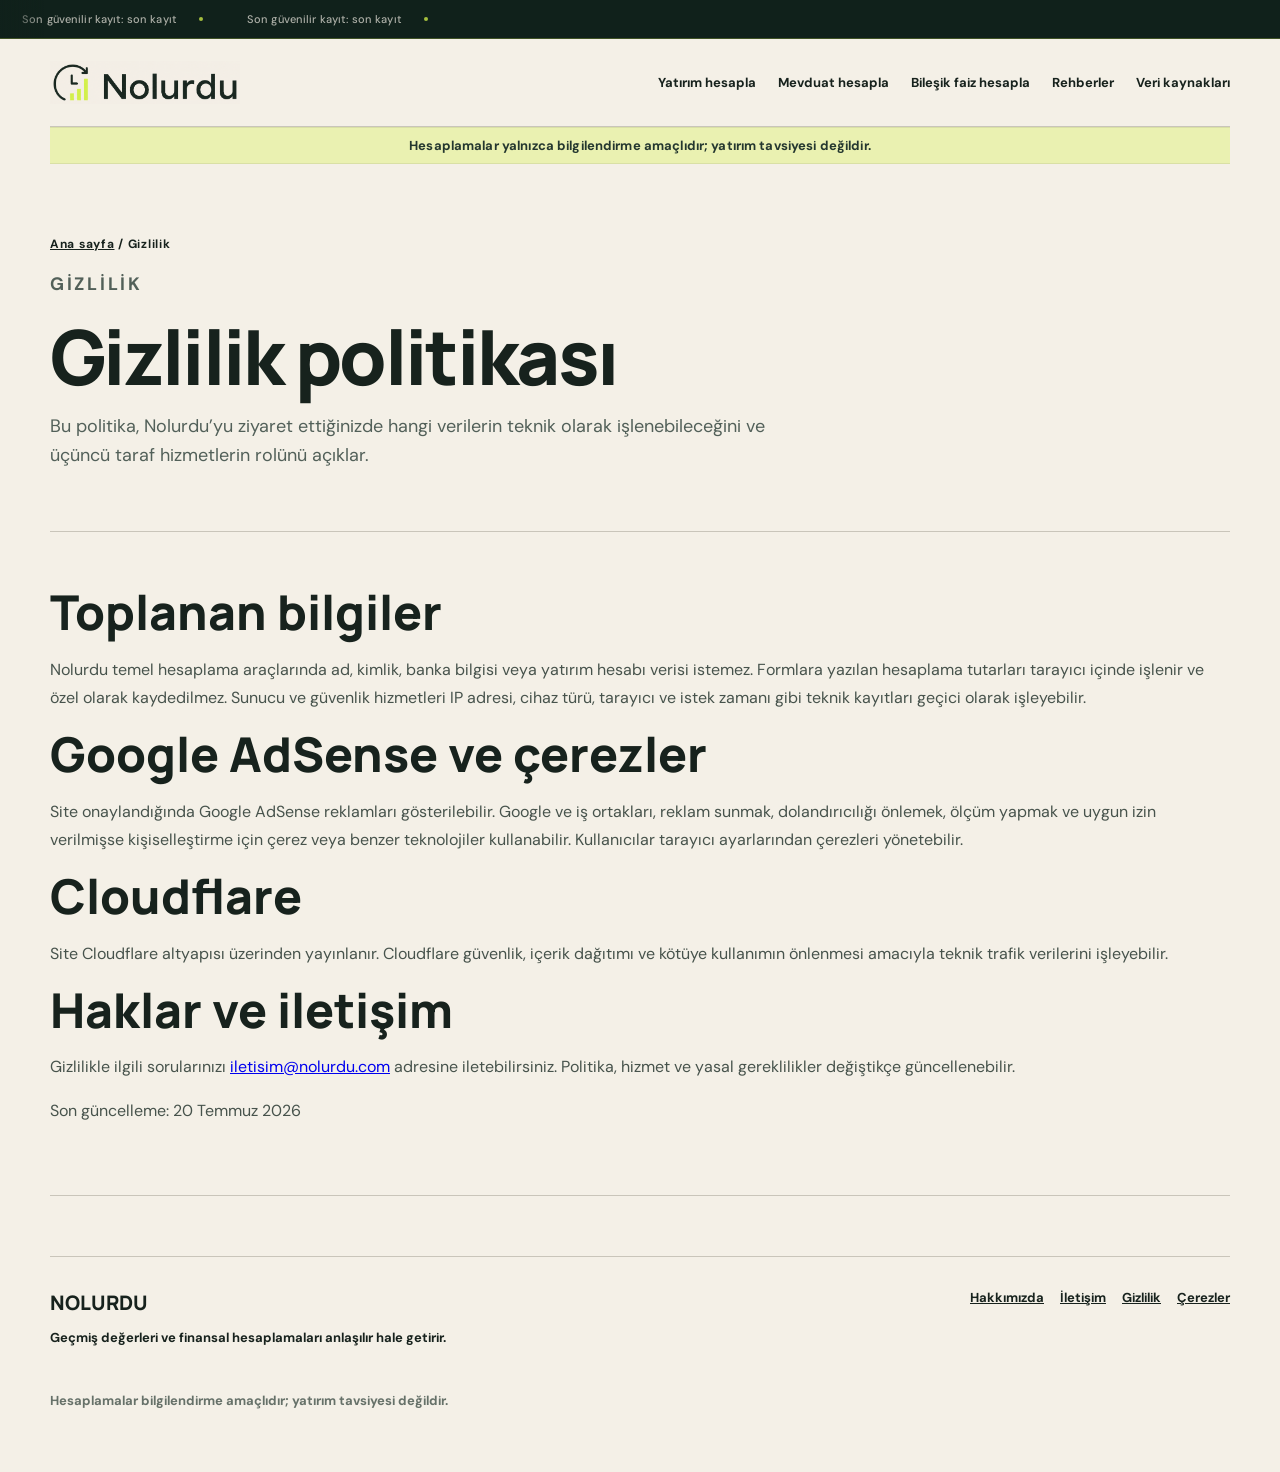
<file: gizlilik-politikasi.html>
<!DOCTYPE html>
<html lang="tr"><head><title>Gizlilik Politikası | Nolurdu</title><meta charset="utf-8"/>
<meta content="width=device-width,initial-scale=1" name="viewport"/>
<link href="https://nolurdu.com/gizlilik-politikasi.html" rel="canonical"/>
<meta content="Nolurdu sitesinde teknik veriler, çerezler, Cloudflare hizmetleri ve Google AdSense kullanımına ilişkin gizlilik politikasını okuyun." name="description"/>
<meta content="ca-pub-4356889649027410" name="google-adsense-account"/>
<script async="" crossorigin="anonymous" src="https://pagead2.googlesyndication.com/pagead/js/adsbygoogle.js?client=ca-pub-4356889649027410"></script>
<link href="https://fonts.googleapis.com" rel="preconnect"/>
<link crossorigin="" href="https://fonts.gstatic.com" rel="preconnect"/>
<link href="https://fonts.googleapis.com/css2?family=DM+Sans:wght@400;500;600;700&amp;family=Manrope:wght@700;800&amp;display=swap" rel="stylesheet"/>
<link href="/style.css" rel="stylesheet"/>
<link href="/pages.css" rel="stylesheet"/><script type="application/ld+json">{"@context": "https://schema.org", "@type": "WebSite", "name": "Nolurdu", "alternateName": ["Nolurdu.com", "N'olurdu"], "url": "https://nolurdu.com/"}</script><meta content="index, follow, max-image-preview:large, max-snippet:-1, max-video-preview:-1" name="robots"/><link href="/nolurdu-logo.png" rel="icon" type="image/png"/><meta content="website" property="og:type"/><meta content="tr_TR" property="og:locale"/><meta content="Nolurdu" property="og:site_name"/><meta content="Gizlilik Politikası | Nolurdu" property="og:title"/><meta content="Nolurdu sitesinde teknik veriler, çerezler, Cloudflare hizmetleri ve Google AdSense kullanımına ilişkin gizlilik politikasını okuyun." property="og:description"/><meta content="https://nolurdu.com/gizlilik-politikasi.html" property="og:url"/><meta content="summary" name="twitter:card"/><meta content="Gizlilik Politikası | Nolurdu" name="twitter:title"/><meta content="Nolurdu sitesinde teknik veriler, çerezler, Cloudflare hizmetleri ve Google AdSense kullanımına ilişkin gizlilik politikasını okuyun." name="twitter:description"/><link href="/ticker.css" rel="stylesheet"/></head><body>
<div class="rate-ticker" data-rate-ticker aria-label="Güncel referans döviz kurları">
  <div class="rate-ticker-track">
    <div class="rate-ticker-items"><span class="rate-ticker-status">Güncel referans kurlar yükleniyor…</span></div>
    <div class="rate-ticker-items" aria-hidden="true"></div>
  </div>
</div>
<header class="site-header">
<a aria-label="Nolurdu ana sayfa" class="brand-logo" href="/"><img alt="Nolurdu" src="/nolurdu-logo.png"/></a>
<nav aria-label="Ana menü" class="site-nav">
<a href="/#hesapla">Yatırım hesapla</a>
<a href="/mevduat-faizi-hesaplama.html">Mevduat hesapla</a>
<a href="/bilesik-faiz-hesaplama.html">Bileşik faiz hesapla</a>
<a href="/rehberler.html">Rehberler</a>
<a href="/veri-kaynaklari.html">Veri kaynakları</a>
</nav>
</header>
<div class="site-disclaimer" role="note">Hesaplamalar yalnızca bilgilendirme amaçlıdır; yatırım tavsiyesi değildir.</div>
<main class="content-main"><section class="page-hero"><div class="breadcrumb"><a href="/">Ana sayfa</a> / Gizlilik</div><p class="eyebrow">GİZLİLİK</p><h1>Gizlilik politikası</h1><p>Bu politika, Nolurdu’yu ziyaret ettiğinizde hangi verilerin teknik olarak işlenebileceğini ve üçüncü taraf hizmetlerin rolünü açıklar.</p></section><section class="content-section"><h2>Toplanan bilgiler</h2><p>Nolurdu temel hesaplama araçlarında ad, kimlik, banka bilgisi veya yatırım hesabı verisi istemez. Formlara yazılan hesaplama tutarları tarayıcı içinde işlenir ve özel olarak kaydedilmez. Sunucu ve güvenlik hizmetleri IP adresi, cihaz türü, tarayıcı ve istek zamanı gibi teknik kayıtları geçici olarak işleyebilir.</p><h2>Google AdSense ve çerezler</h2><p>Site onaylandığında Google AdSense reklamları gösterilebilir. Google ve iş ortakları, reklam sunmak, dolandırıcılığı önlemek, ölçüm yapmak ve uygun izin verilmişse kişiselleştirme için çerez veya benzer teknolojiler kullanabilir. Kullanıcılar tarayıcı ayarlarından çerezleri yönetebilir.</p><h2>Cloudflare</h2><p>Site Cloudflare altyapısı üzerinden yayınlanır. Cloudflare güvenlik, içerik dağıtımı ve kötüye kullanımın önlenmesi amacıyla teknik trafik verilerini işleyebilir.</p><h2>Haklar ve iletişim</h2><p>Gizlilikle ilgili sorularınızı <a href="mailto:iletisim@nolurdu.com">iletisim@nolurdu.com</a> adresine iletebilirsiniz. Politika, hizmet ve yasal gereklilikler değiştikçe güncellenebilir.</p><p>Son güncelleme: 20 Temmuz 2026</p></section></main><footer class="site-footer">
<div><a class="footer-brand" href="/">NOLURDU</a><p>Geçmiş değerleri ve finansal hesaplamaları anlaşılır hale getirir.</p></div>
<div class="footer-links"><a href="/hakkimizda.html">Hakkımızda</a><a href="/iletisim.html">İletişim</a><a href="/gizlilik-politikasi.html">Gizlilik</a><a href="/cerez-politikasi.html">Çerezler</a></div>
<p class="footer-note">Hesaplamalar bilgilendirme amaçlıdır; yatırım tavsiyesi değildir.</p>
</footer><script src="/ticker.js" defer></script></body></html>
</file>
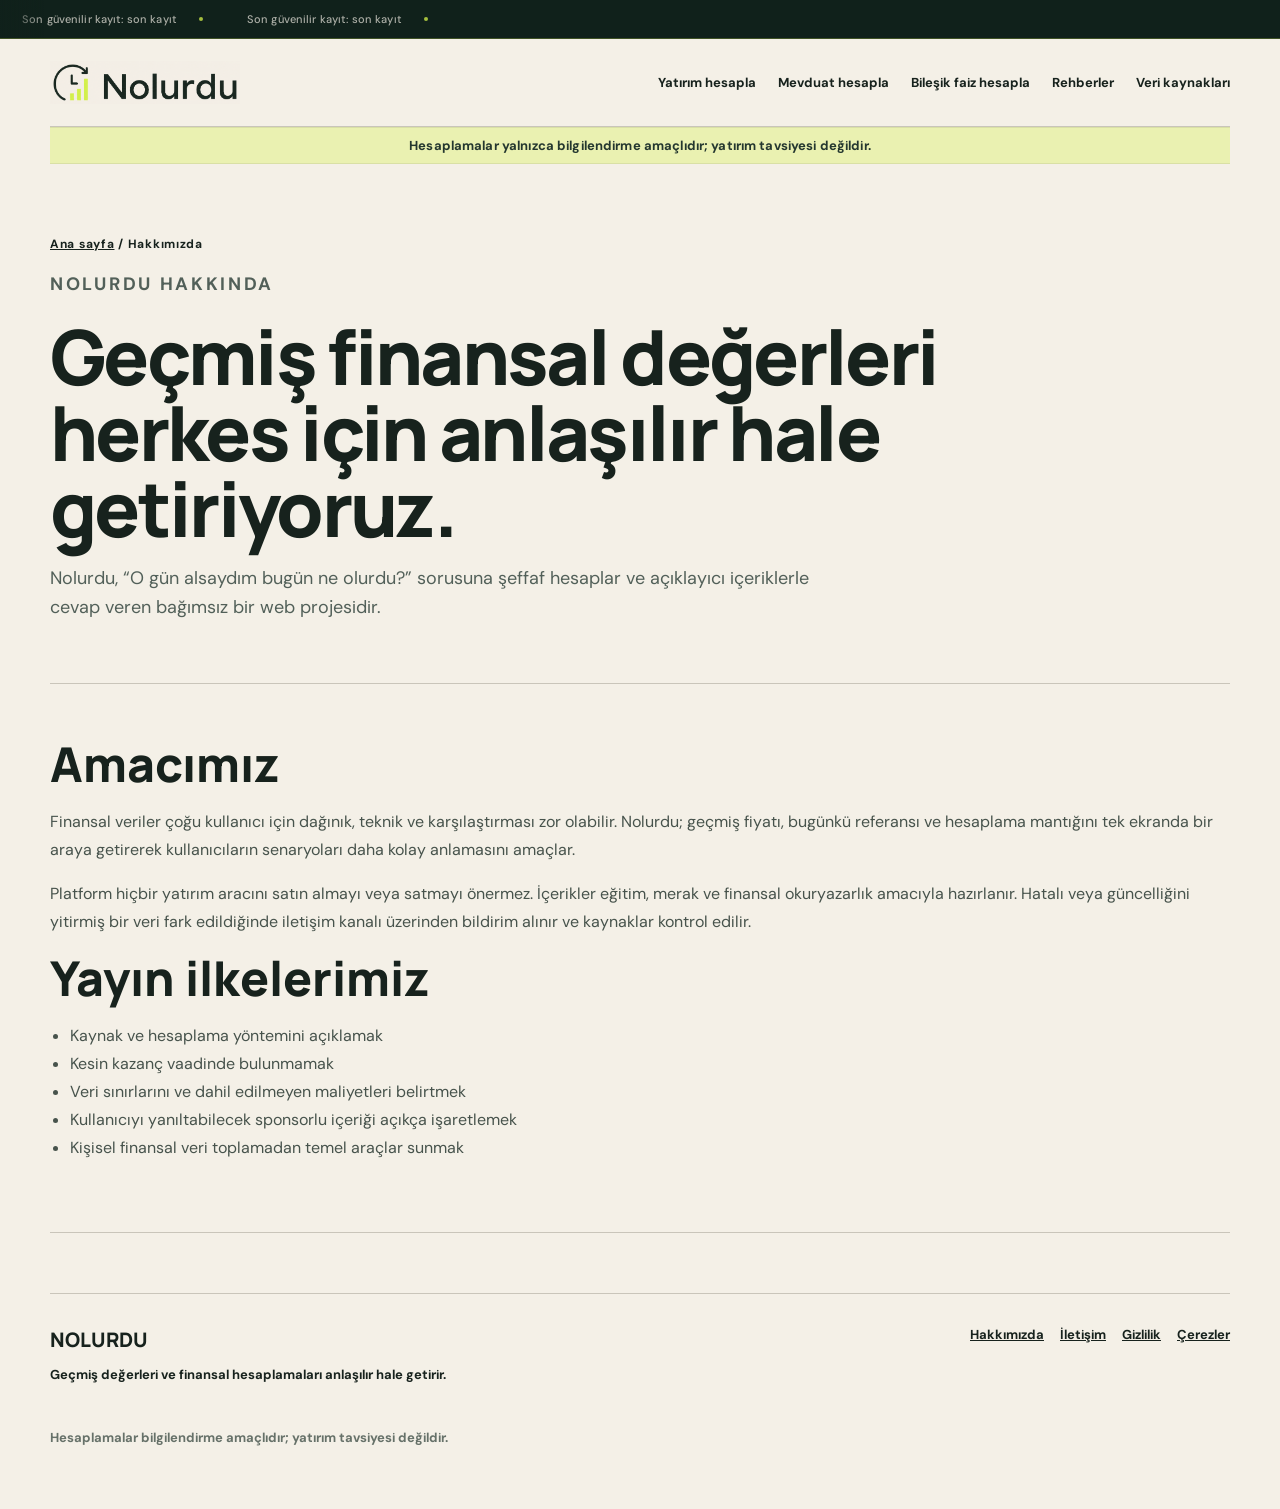
<file: hakkimizda.html>
<!DOCTYPE html>
<html lang="tr"><head><title>Nolurdu Hakkında | Geçmiş Yatırım Hesaplama Projesi</title><meta charset="utf-8"/>
<meta content="width=device-width,initial-scale=1" name="viewport"/>
<link href="https://nolurdu.com/hakkimizda.html" rel="canonical"/>
<meta content="Nolurdu projesinin amacı, yayın ilkeleri, veri yaklaşımı ve geçmiş finansal değerleri anlaşılır hale getirme hedefi hakkında bilgi alın." name="description"/>
<meta content="ca-pub-4356889649027410" name="google-adsense-account"/>
<script async="" crossorigin="anonymous" src="https://pagead2.googlesyndication.com/pagead/js/adsbygoogle.js?client=ca-pub-4356889649027410"></script>
<link href="https://fonts.googleapis.com" rel="preconnect"/>
<link crossorigin="" href="https://fonts.gstatic.com" rel="preconnect"/>
<link href="https://fonts.googleapis.com/css2?family=DM+Sans:wght@400;500;600;700&amp;family=Manrope:wght@700;800&amp;display=swap" rel="stylesheet"/>
<link href="/style.css" rel="stylesheet"/>
<link href="/pages.css" rel="stylesheet"/><script type="application/ld+json">{"@context": "https://schema.org", "@type": "WebSite", "name": "Nolurdu", "alternateName": ["Nolurdu.com", "N'olurdu"], "url": "https://nolurdu.com/"}</script><meta content="index, follow, max-image-preview:large, max-snippet:-1, max-video-preview:-1" name="robots"/><link href="/nolurdu-logo.png" rel="icon" type="image/png"/><meta content="website" property="og:type"/><meta content="tr_TR" property="og:locale"/><meta content="Nolurdu" property="og:site_name"/><meta content="Nolurdu Hakkında | Geçmiş Yatırım Hesaplama Projesi" property="og:title"/><meta content="Nolurdu projesinin amacı, yayın ilkeleri, veri yaklaşımı ve geçmiş finansal değerleri anlaşılır hale getirme hedefi hakkında bilgi alın." property="og:description"/><meta content="https://nolurdu.com/hakkimizda.html" property="og:url"/><meta content="summary" name="twitter:card"/><meta content="Nolurdu Hakkında | Geçmiş Yatırım Hesaplama Projesi" name="twitter:title"/><meta content="Nolurdu projesinin amacı, yayın ilkeleri, veri yaklaşımı ve geçmiş finansal değerleri anlaşılır hale getirme hedefi hakkında bilgi alın." name="twitter:description"/><link href="/ticker.css" rel="stylesheet"/></head><body>
<div class="rate-ticker" data-rate-ticker aria-label="Güncel referans döviz kurları">
  <div class="rate-ticker-track">
    <div class="rate-ticker-items"><span class="rate-ticker-status">Güncel referans kurlar yükleniyor…</span></div>
    <div class="rate-ticker-items" aria-hidden="true"></div>
  </div>
</div>
<header class="site-header">
<a aria-label="Nolurdu ana sayfa" class="brand-logo" href="/"><img alt="Nolurdu" src="/nolurdu-logo.png"/></a>
<nav aria-label="Ana menü" class="site-nav">
<a href="/#hesapla">Yatırım hesapla</a>
<a href="/mevduat-faizi-hesaplama.html">Mevduat hesapla</a>
<a href="/bilesik-faiz-hesaplama.html">Bileşik faiz hesapla</a>
<a href="/rehberler.html">Rehberler</a>
<a href="/veri-kaynaklari.html">Veri kaynakları</a>
</nav>
</header>
<div class="site-disclaimer" role="note">Hesaplamalar yalnızca bilgilendirme amaçlıdır; yatırım tavsiyesi değildir.</div>
<main class="content-main"><section class="page-hero"><div class="breadcrumb"><a href="/">Ana sayfa</a> / Hakkımızda</div><p class="eyebrow">NOLURDU HAKKINDA</p><h1>Geçmiş finansal değerleri herkes için anlaşılır hale getiriyoruz.</h1><p>Nolurdu, “O gün alsaydım bugün ne olurdu?” sorusuna şeffaf hesaplar ve açıklayıcı içeriklerle cevap veren bağımsız bir web projesidir.</p></section><section class="content-section"><h2>Amacımız</h2><p>Finansal veriler çoğu kullanıcı için dağınık, teknik ve karşılaştırması zor olabilir. Nolurdu; geçmiş fiyatı, bugünkü referansı ve hesaplama mantığını tek ekranda bir araya getirerek kullanıcıların senaryoları daha kolay anlamasını amaçlar.</p><p>Platform hiçbir yatırım aracını satın almayı veya satmayı önermez. İçerikler eğitim, merak ve finansal okuryazarlık amacıyla hazırlanır. Hatalı veya güncelliğini yitirmiş bir veri fark edildiğinde iletişim kanalı üzerinden bildirim alınır ve kaynaklar kontrol edilir.</p><h2>Yayın ilkelerimiz</h2><ul><li>Kaynak ve hesaplama yöntemini açıklamak</li><li>Kesin kazanç vaadinde bulunmamak</li><li>Veri sınırlarını ve dahil edilmeyen maliyetleri belirtmek</li><li>Kullanıcıyı yanıltabilecek sponsorlu içeriği açıkça işaretlemek</li><li>Kişisel finansal veri toplamadan temel araçlar sunmak</li></ul></section></main><footer class="site-footer">
<div><a class="footer-brand" href="/">NOLURDU</a><p>Geçmiş değerleri ve finansal hesaplamaları anlaşılır hale getirir.</p></div>
<div class="footer-links"><a href="/hakkimizda.html">Hakkımızda</a><a href="/iletisim.html">İletişim</a><a href="/gizlilik-politikasi.html">Gizlilik</a><a href="/cerez-politikasi.html">Çerezler</a></div>
<p class="footer-note">Hesaplamalar bilgilendirme amaçlıdır; yatırım tavsiyesi değildir.</p>
</footer><script src="/ticker.js" defer></script></body></html>
</file>
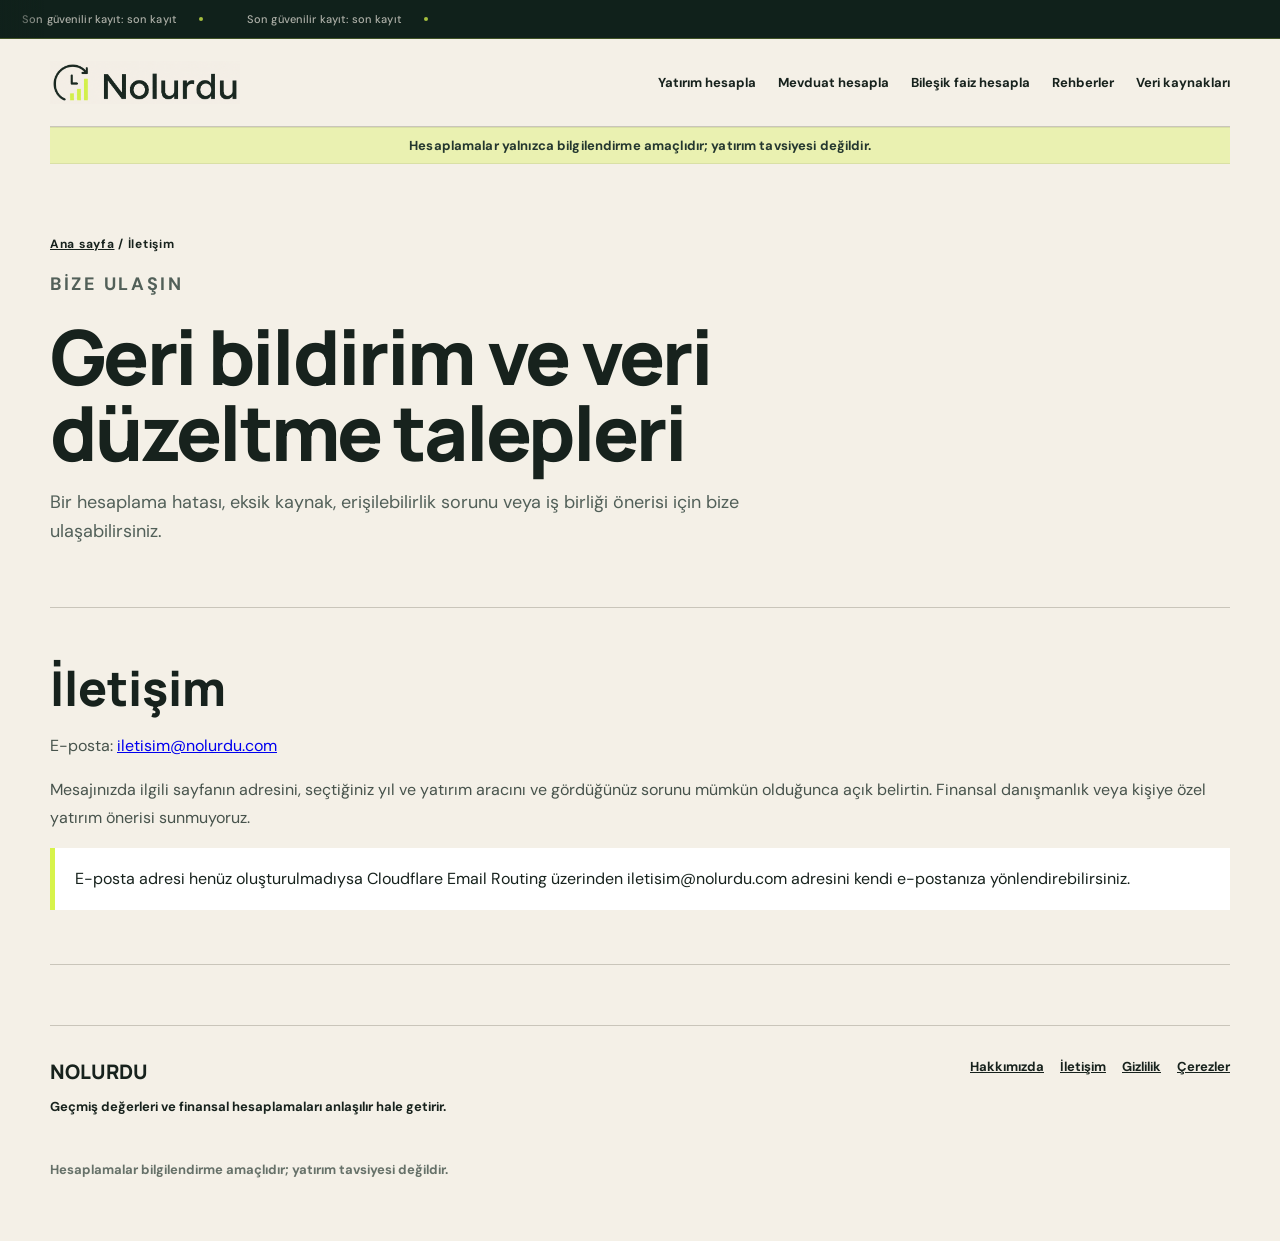
<file: iletisim.html>
<!DOCTYPE html>
<html lang="tr"><head><title>İletişim | Nolurdu</title><meta charset="utf-8"/>
<meta content="width=device-width,initial-scale=1" name="viewport"/>
<link href="https://nolurdu.com/iletisim.html" rel="canonical"/>
<meta content="Nolurdu ile veri düzeltme, teknik sorun, erişilebilirlik, öneri ve iş birliği konularında iletişime geçin." name="description"/>
<meta content="ca-pub-4356889649027410" name="google-adsense-account"/>
<script async="" crossorigin="anonymous" src="https://pagead2.googlesyndication.com/pagead/js/adsbygoogle.js?client=ca-pub-4356889649027410"></script>
<link href="https://fonts.googleapis.com" rel="preconnect"/>
<link crossorigin="" href="https://fonts.gstatic.com" rel="preconnect"/>
<link href="https://fonts.googleapis.com/css2?family=DM+Sans:wght@400;500;600;700&amp;family=Manrope:wght@700;800&amp;display=swap" rel="stylesheet"/>
<link href="/style.css" rel="stylesheet"/>
<link href="/pages.css" rel="stylesheet"/><script type="application/ld+json">{"@context": "https://schema.org", "@type": "WebSite", "name": "Nolurdu", "alternateName": ["Nolurdu.com", "N'olurdu"], "url": "https://nolurdu.com/"}</script><meta content="index, follow, max-image-preview:large, max-snippet:-1, max-video-preview:-1" name="robots"/><link href="/nolurdu-logo.png" rel="icon" type="image/png"/><meta content="website" property="og:type"/><meta content="tr_TR" property="og:locale"/><meta content="Nolurdu" property="og:site_name"/><meta content="İletişim | Nolurdu" property="og:title"/><meta content="Nolurdu ile veri düzeltme, teknik sorun, erişilebilirlik, öneri ve iş birliği konularında iletişime geçin." property="og:description"/><meta content="https://nolurdu.com/iletisim.html" property="og:url"/><meta content="summary" name="twitter:card"/><meta content="İletişim | Nolurdu" name="twitter:title"/><meta content="Nolurdu ile veri düzeltme, teknik sorun, erişilebilirlik, öneri ve iş birliği konularında iletişime geçin." name="twitter:description"/><link href="/ticker.css" rel="stylesheet"/></head><body>
<div class="rate-ticker" data-rate-ticker aria-label="Güncel referans döviz kurları">
  <div class="rate-ticker-track">
    <div class="rate-ticker-items"><span class="rate-ticker-status">Güncel referans kurlar yükleniyor…</span></div>
    <div class="rate-ticker-items" aria-hidden="true"></div>
  </div>
</div>
<header class="site-header">
<a aria-label="Nolurdu ana sayfa" class="brand-logo" href="/"><img alt="Nolurdu" src="/nolurdu-logo.png"/></a>
<nav aria-label="Ana menü" class="site-nav">
<a href="/#hesapla">Yatırım hesapla</a>
<a href="/mevduat-faizi-hesaplama.html">Mevduat hesapla</a>
<a href="/bilesik-faiz-hesaplama.html">Bileşik faiz hesapla</a>
<a href="/rehberler.html">Rehberler</a>
<a href="/veri-kaynaklari.html">Veri kaynakları</a>
</nav>
</header>
<div class="site-disclaimer" role="note">Hesaplamalar yalnızca bilgilendirme amaçlıdır; yatırım tavsiyesi değildir.</div>
<main class="content-main"><section class="page-hero"><div class="breadcrumb"><a href="/">Ana sayfa</a> / İletişim</div><p class="eyebrow">BİZE ULAŞIN</p><h1>Geri bildirim ve veri düzeltme talepleri</h1><p>Bir hesaplama hatası, eksik kaynak, erişilebilirlik sorunu veya iş birliği önerisi için bize ulaşabilirsiniz.</p></section><section class="content-section"><h2>İletişim</h2><p>E-posta: <a href="mailto:iletisim@nolurdu.com">iletisim@nolurdu.com</a></p><p>Mesajınızda ilgili sayfanın adresini, seçtiğiniz yıl ve yatırım aracını ve gördüğünüz sorunu mümkün olduğunca açık belirtin. Finansal danışmanlık veya kişiye özel yatırım önerisi sunmuyoruz.</p><div class="notice">E-posta adresi henüz oluşturulmadıysa Cloudflare Email Routing üzerinden iletisim@nolurdu.com adresini kendi e-postanıza yönlendirebilirsiniz.</div></section></main><footer class="site-footer">
<div><a class="footer-brand" href="/">NOLURDU</a><p>Geçmiş değerleri ve finansal hesaplamaları anlaşılır hale getirir.</p></div>
<div class="footer-links"><a href="/hakkimizda.html">Hakkımızda</a><a href="/iletisim.html">İletişim</a><a href="/gizlilik-politikasi.html">Gizlilik</a><a href="/cerez-politikasi.html">Çerezler</a></div>
<p class="footer-note">Hesaplamalar bilgilendirme amaçlıdır; yatırım tavsiyesi değildir.</p>
</footer><script src="/ticker.js" defer></script></body></html>
</file>
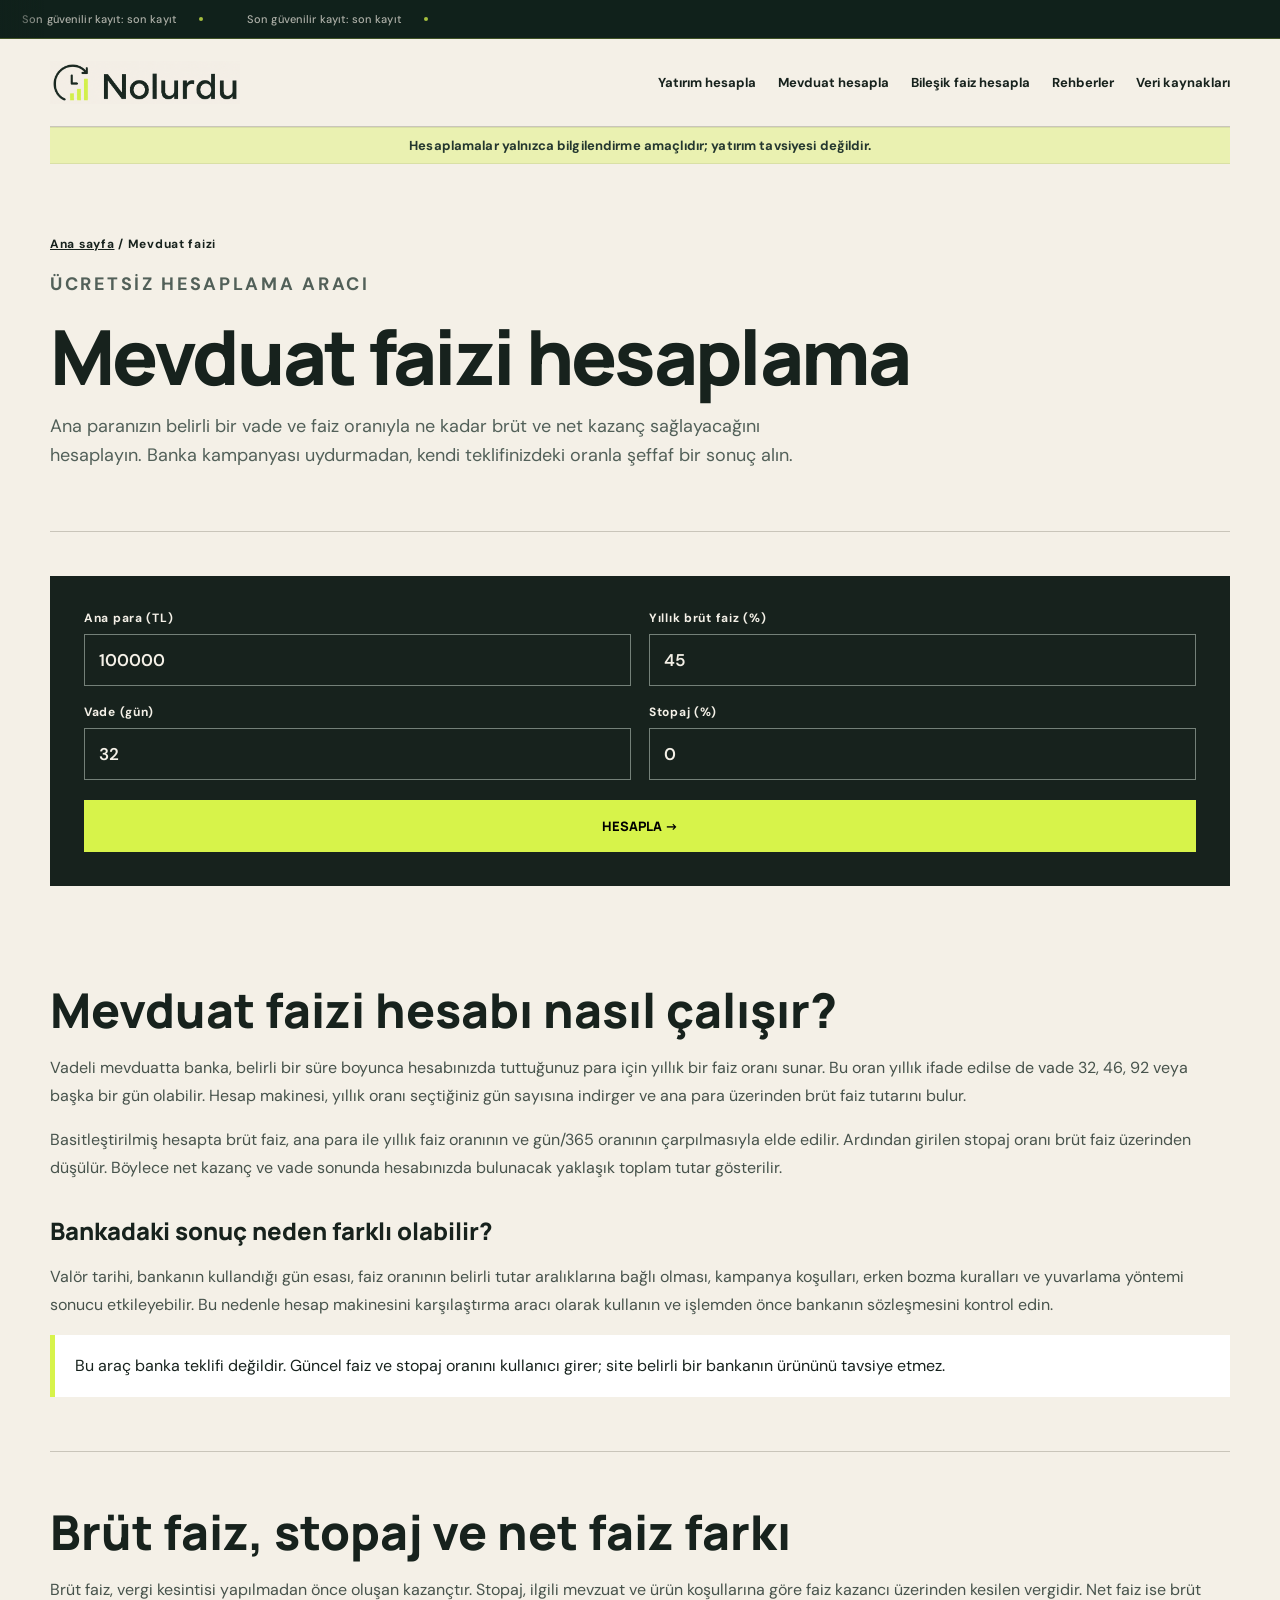
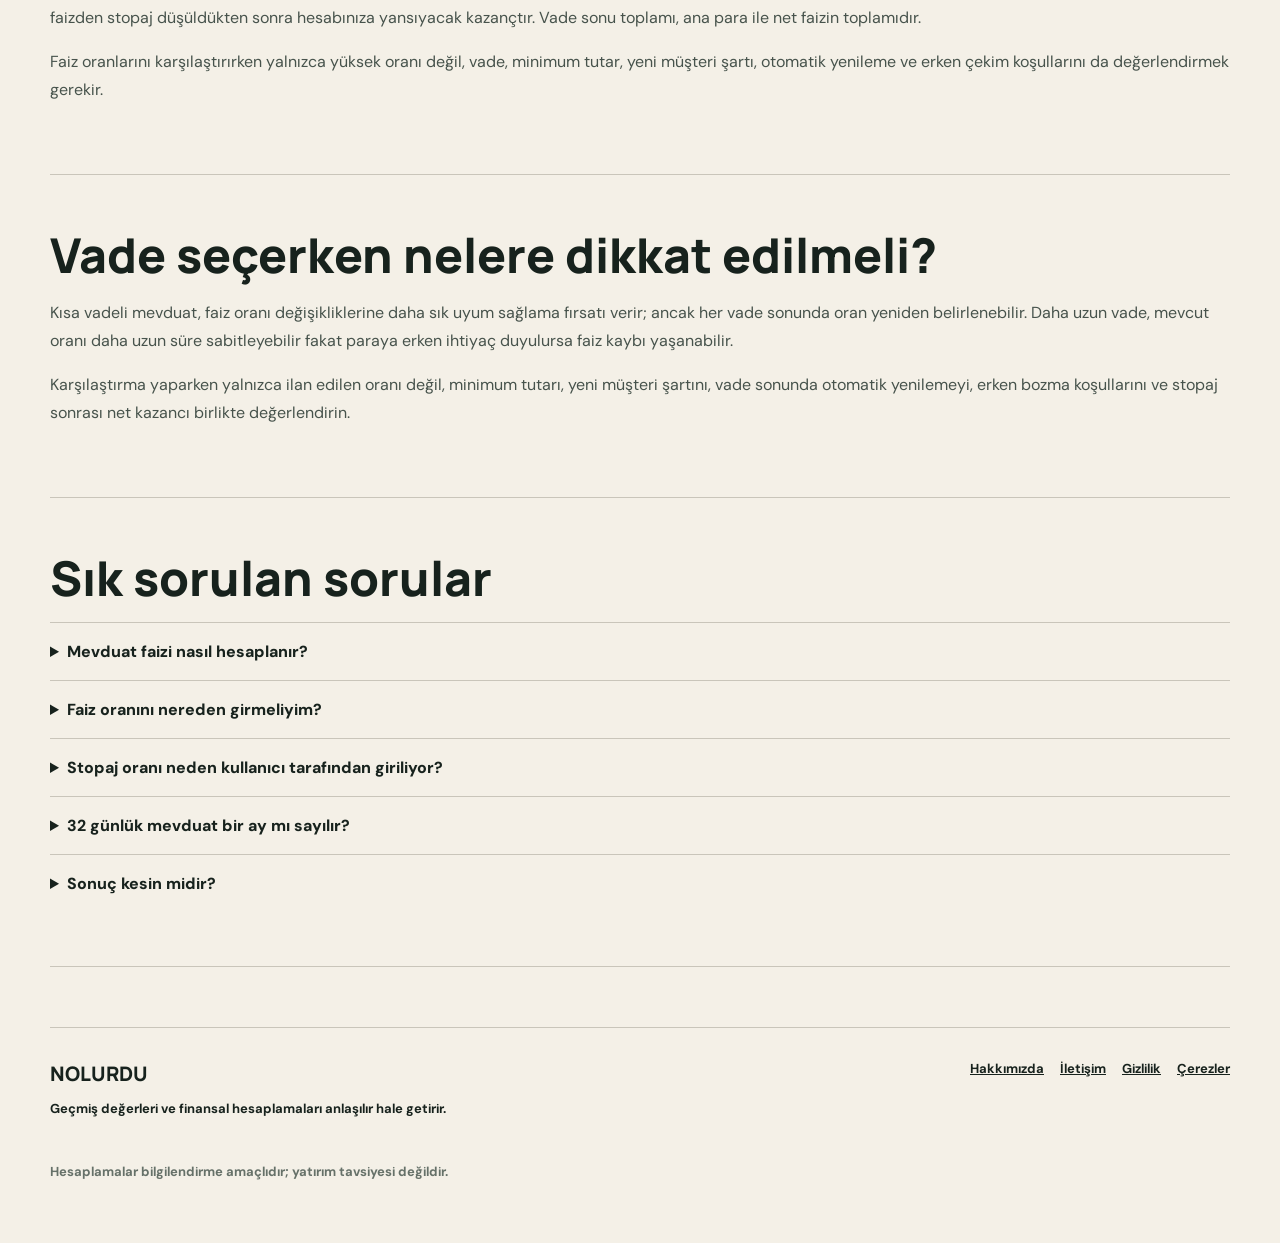
<file: mevduat-faizi-hesaplama.html>
<!DOCTYPE html>
<html lang="tr"><head><title>Mevduat Faizi Hesaplama: Net Getiri ve Stopaj | Nolurdu</title><meta charset="utf-8"/>
<meta content="width=device-width,initial-scale=1" name="viewport"/>
<link href="https://nolurdu.com/mevduat-faizi-hesaplama.html" rel="canonical"/>
<meta content="Ana para, yıllık faiz, vade ve stopaj bilgileriyle brüt faiz, net kazanç ve vade sonu toplam tutarını ücretsiz hesaplayın." name="description"/>
<meta content="ca-pub-4356889649027410" name="google-adsense-account"/>
<script async="" crossorigin="anonymous" src="https://pagead2.googlesyndication.com/pagead/js/adsbygoogle.js?client=ca-pub-4356889649027410"></script>
<link href="https://fonts.googleapis.com" rel="preconnect"/>
<link crossorigin="" href="https://fonts.gstatic.com" rel="preconnect"/>
<link href="https://fonts.googleapis.com/css2?family=DM+Sans:wght@400;500;600;700&amp;family=Manrope:wght@700;800&amp;display=swap" rel="stylesheet"/>
<link href="/style.css" rel="stylesheet"/>
<link href="/pages.css" rel="stylesheet"/><script type="application/ld+json">{"@context": "https://schema.org", "@type": "WebSite", "name": "Nolurdu", "alternateName": ["Nolurdu.com", "N'olurdu"], "url": "https://nolurdu.com/"}</script><script type="application/ld+json">{"@context": "https://schema.org", "@type": "FAQPage", "mainEntity": [{"@type": "Question", "name": "Mevduat faizi nasıl hesaplanır?", "acceptedAnswer": {"@type": "Answer", "text": "Ana para, yıllık faiz oranı ve vade gün sayısı kullanılarak brüt faiz hesaplanır. Stopaj düşüldükten sonra net faiz bulunur."}}, {"@type": "Question", "name": "Faiz oranını nereden girmeliyim?", "acceptedAnswer": {"@type": "Answer", "text": "Bankanızın size özel teklifinde görünen yıllık brüt faiz oranını kullanın. Kampanya ve müşteri koşulları oranı değiştirebilir."}}, {"@type": "Question", "name": "Stopaj oranı neden kullanıcı tarafından giriliyor?", "acceptedAnswer": {"@type": "Answer", "text": "Stopaj oranları ürün ve mevzuata göre değişebildiği için araç güncel oranı varsaymaz."}}, {"@type": "Question", "name": "32 günlük mevduat bir ay mı sayılır?", "acceptedAnswer": {"@type": "Answer", "text": "Hesaplama gün sayısını doğrudan 365 güne oranlar; bu nedenle 32 gün ayrı bir vade olarak ele alınır."}}, {"@type": "Question", "name": "Sonuç kesin midir?", "acceptedAnswer": {"@type": "Answer", "text": "Hayır. Bankanın gün hesabı, valör, yuvarlama ve ürün şartları küçük farklar yaratabilir."}}]}</script><meta content="index, follow, max-image-preview:large, max-snippet:-1, max-video-preview:-1" name="robots"/><link href="/nolurdu-logo.png" rel="icon" type="image/png"/><meta content="website" property="og:type"/><meta content="tr_TR" property="og:locale"/><meta content="Nolurdu" property="og:site_name"/><meta content="Mevduat Faizi Hesaplama: Net Getiri ve Stopaj | Nolurdu" property="og:title"/><meta content="Ana para, yıllık faiz, vade ve stopaj bilgileriyle brüt faiz, net kazanç ve vade sonu toplam tutarını ücretsiz hesaplayın." property="og:description"/><meta content="https://nolurdu.com/mevduat-faizi-hesaplama.html" property="og:url"/><meta content="summary" name="twitter:card"/><meta content="Mevduat Faizi Hesaplama: Net Getiri ve Stopaj | Nolurdu" name="twitter:title"/><meta content="Ana para, yıllık faiz, vade ve stopaj bilgileriyle brüt faiz, net kazanç ve vade sonu toplam tutarını ücretsiz hesaplayın." name="twitter:description"/><link href="/ticker.css" rel="stylesheet"/></head><body>
<div class="rate-ticker" data-rate-ticker aria-label="Güncel referans döviz kurları">
  <div class="rate-ticker-track">
    <div class="rate-ticker-items"><span class="rate-ticker-status">Güncel referans kurlar yükleniyor…</span></div>
    <div class="rate-ticker-items" aria-hidden="true"></div>
  </div>
</div>
<header class="site-header">
<a aria-label="Nolurdu ana sayfa" class="brand-logo" href="/"><img alt="Nolurdu" src="/nolurdu-logo.png"/></a>
<nav aria-label="Ana menü" class="site-nav">
<a href="/#hesapla">Yatırım hesapla</a>
<a href="/mevduat-faizi-hesaplama.html">Mevduat hesapla</a>
<a href="/bilesik-faiz-hesaplama.html">Bileşik faiz hesapla</a>
<a href="/rehberler.html">Rehberler</a>
<a href="/veri-kaynaklari.html">Veri kaynakları</a>
</nav>
</header>
<div class="site-disclaimer" role="note">Hesaplamalar yalnızca bilgilendirme amaçlıdır; yatırım tavsiyesi değildir.</div>
<main class="content-main"><section class="page-hero"><div class="breadcrumb"><a href="/">Ana sayfa</a> / Mevduat faizi</div><p class="eyebrow">ÜCRETSİZ HESAPLAMA ARACI</p><h1>Mevduat faizi hesaplama</h1><p>Ana paranızın belirli bir vade ve faiz oranıyla ne kadar brüt ve net kazanç sağlayacağını hesaplayın. Banka kampanyası uydurmadan, kendi teklifinizdeki oranla şeffaf bir sonuç alın.</p></section>
<section class="tool-shell"><form id="depositCalc"><div class="tool-grid"><label>Ana para (TL)<input id="principal" min="1" required="" type="number" value="100000"/></label><label>Yıllık brüt faiz (%)<input id="rate" min="0" required="" step="0.01" type="number" value="45"/></label><label>Vade (gün)<input id="days" min="1" required="" type="number" value="32"/></label><label>Stopaj (%)<input id="tax" max="100" min="0" required="" step="0.01" type="number" value="0"/></label></div><button class="tool-action" type="submit">HESAPLA →</button></form><div class="tool-result" id="depositResult"><div class="result-grid"><div class="metric"><small>BRÜT FAİZ</small><strong id="gross"></strong></div><div class="metric"><small>STOPAJ</small><strong id="withholding"></strong></div><div class="metric"><small>NET KAZANÇ</small><strong id="net"></strong></div><div class="metric"><small>VADE SONU</small><strong id="total"></strong></div></div><p class="spoken" id="spoken"></p></div></section>
<section class="content-section"><h2>Mevduat faizi hesabı nasıl çalışır?</h2><p>Vadeli mevduatta banka, belirli bir süre boyunca hesabınızda tuttuğunuz para için yıllık bir faiz oranı sunar. Bu oran yıllık ifade edilse de vade 32, 46, 92 veya başka bir gün olabilir. Hesap makinesi, yıllık oranı seçtiğiniz gün sayısına indirger ve ana para üzerinden brüt faiz tutarını bulur.</p><p>Basitleştirilmiş hesapta brüt faiz, ana para ile yıllık faiz oranının ve gün/365 oranının çarpılmasıyla elde edilir. Ardından girilen stopaj oranı brüt faiz üzerinden düşülür. Böylece net kazanç ve vade sonunda hesabınızda bulunacak yaklaşık toplam tutar gösterilir.</p><h3>Bankadaki sonuç neden farklı olabilir?</h3><p>Valör tarihi, bankanın kullandığı gün esası, faiz oranının belirli tutar aralıklarına bağlı olması, kampanya koşulları, erken bozma kuralları ve yuvarlama yöntemi sonucu etkileyebilir. Bu nedenle hesap makinesini karşılaştırma aracı olarak kullanın ve işlemden önce bankanın sözleşmesini kontrol edin.</p><div class="notice">Bu araç banka teklifi değildir. Güncel faiz ve stopaj oranını kullanıcı girer; site belirli bir bankanın ürününü tavsiye etmez.</div></section>
<section class="content-section"><h2>Brüt faiz, stopaj ve net faiz farkı</h2><p>Brüt faiz, vergi kesintisi yapılmadan önce oluşan kazançtır. Stopaj, ilgili mevzuat ve ürün koşullarına göre faiz kazancı üzerinden kesilen vergidir. Net faiz ise brüt faizden stopaj düşüldükten sonra hesabınıza yansıyacak kazançtır. Vade sonu toplamı, ana para ile net faizin toplamıdır.</p><p>Faiz oranlarını karşılaştırırken yalnızca yüksek oranı değil, vade, minimum tutar, yeni müşteri şartı, otomatik yenileme ve erken çekim koşullarını da değerlendirmek gerekir.</p></section><section class="content-section"><h2>Vade seçerken nelere dikkat edilmeli?</h2><p>Kısa vadeli mevduat, faiz oranı değişikliklerine daha sık uyum sağlama fırsatı verir; ancak her vade sonunda oran yeniden belirlenebilir. Daha uzun vade, mevcut oranı daha uzun süre sabitleyebilir fakat paraya erken ihtiyaç duyulursa faiz kaybı yaşanabilir.</p><p>Karşılaştırma yaparken yalnızca ilan edilen oranı değil, minimum tutarı, yeni müşteri şartını, vade sonunda otomatik yenilemeyi, erken bozma koşullarını ve stopaj sonrası net kazancı birlikte değerlendirin.</p></section><section class="content-section faq"><h2>Sık sorulan sorular</h2><details><summary>Mevduat faizi nasıl hesaplanır?</summary><p>Ana para, yıllık faiz oranı ve vade gün sayısı kullanılarak brüt faiz hesaplanır. Stopaj düşüldükten sonra net faiz bulunur.</p></details><details><summary>Faiz oranını nereden girmeliyim?</summary><p>Bankanızın size özel teklifinde görünen yıllık brüt faiz oranını kullanın. Kampanya ve müşteri koşulları oranı değiştirebilir.</p></details><details><summary>Stopaj oranı neden kullanıcı tarafından giriliyor?</summary><p>Stopaj oranları ürün ve mevzuata göre değişebildiği için araç güncel oranı varsaymaz.</p></details><details><summary>32 günlük mevduat bir ay mı sayılır?</summary><p>Hesaplama gün sayısını doğrudan 365 güne oranlar; bu nedenle 32 gün ayrı bir vade olarak ele alınır.</p></details><details><summary>Sonuç kesin midir?</summary><p>Hayır. Bankanın gün hesabı, valör, yuvarlama ve ürün şartları küçük farklar yaratabilir.</p></details></section></main><footer class="site-footer">
<div><a class="footer-brand" href="/">NOLURDU</a><p>Geçmiş değerleri ve finansal hesaplamaları anlaşılır hale getirir.</p></div>
<div class="footer-links"><a href="/hakkimizda.html">Hakkımızda</a><a href="/iletisim.html">İletişim</a><a href="/gizlilik-politikasi.html">Gizlilik</a><a href="/cerez-politikasi.html">Çerezler</a></div>
<p class="footer-note">Hesaplamalar bilgilendirme amaçlıdır; yatırım tavsiyesi değildir.</p>
</footer><script src="/calculators.js"></script><script src="/ticker.js" defer></script></body></html>
</file>
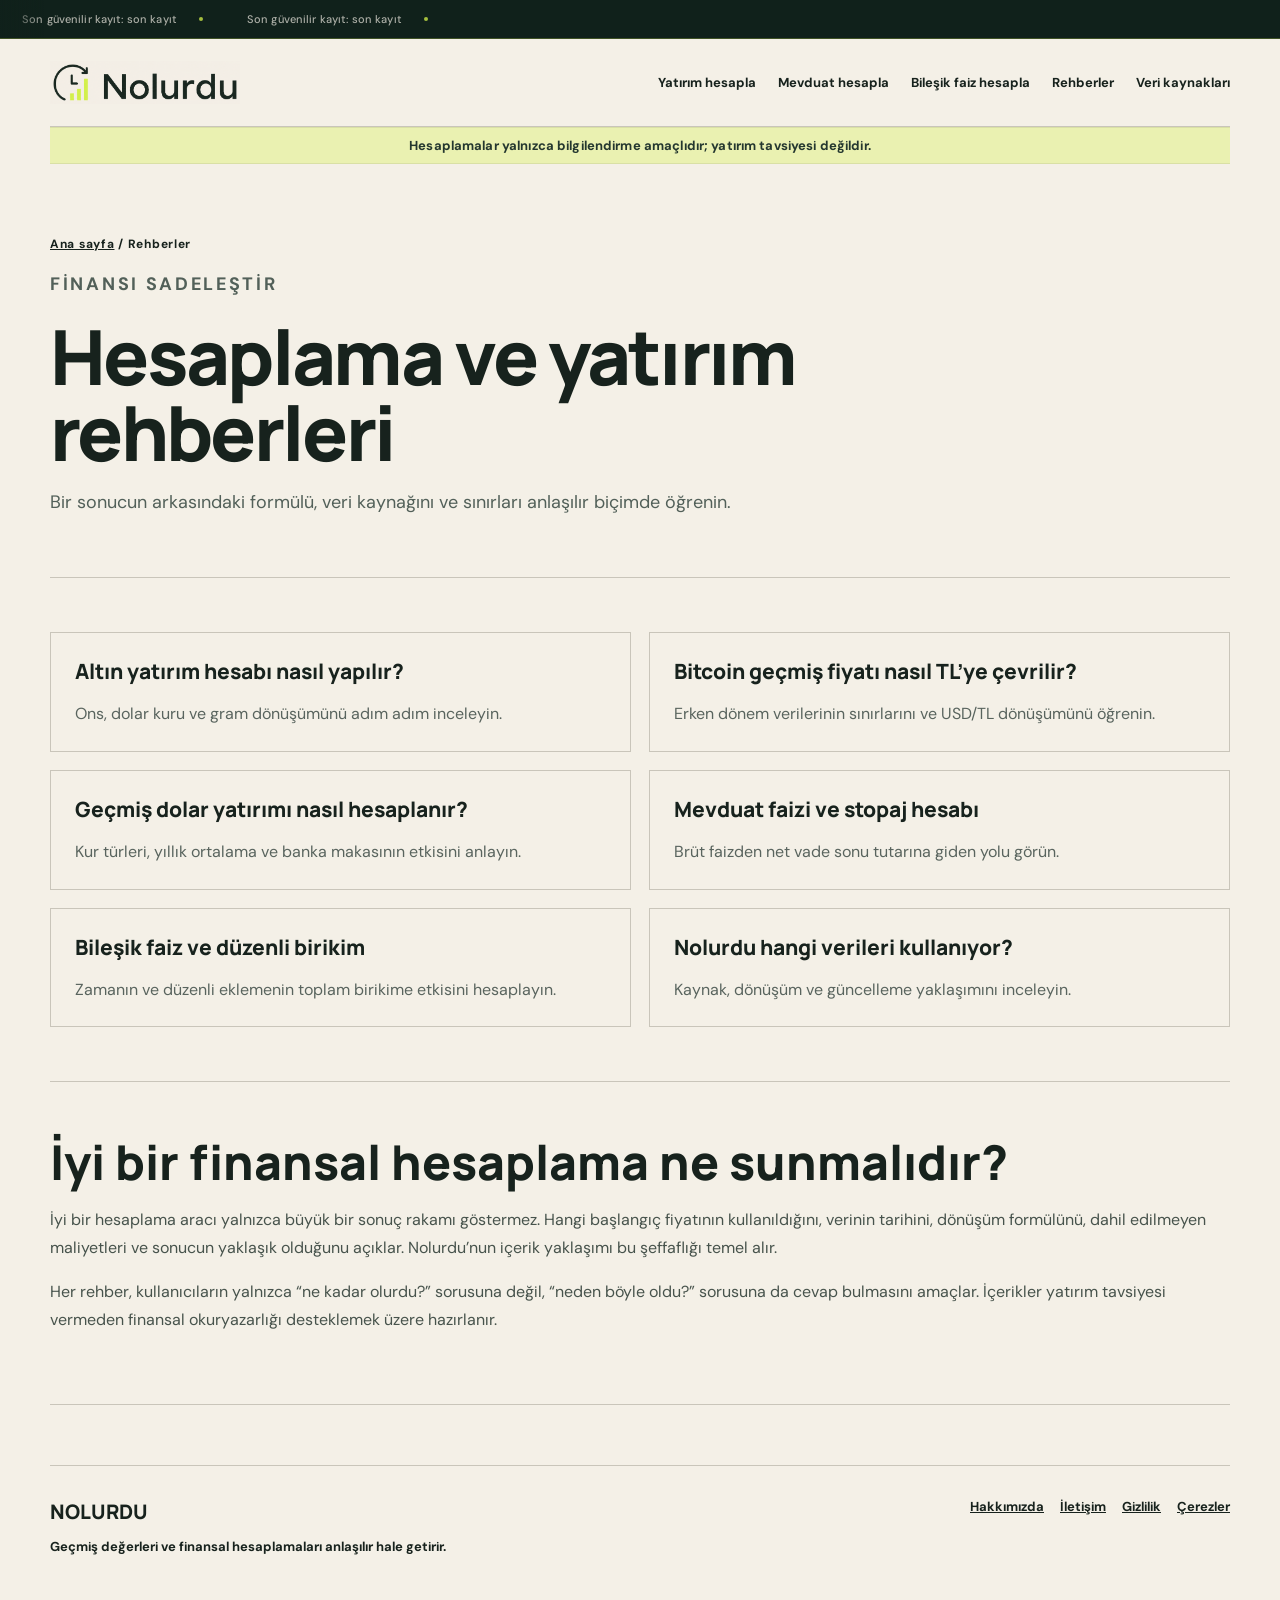
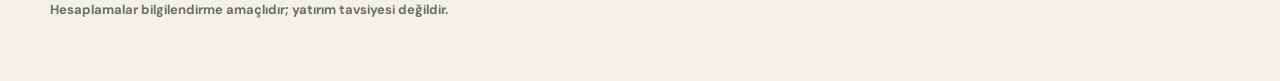
<file: rehberler.html>
<!DOCTYPE html>
<html lang="tr"><head><title>Finans Hesaplama ve Yatırım Rehberleri | Nolurdu</title><meta charset="utf-8"/>
<meta content="width=device-width,initial-scale=1" name="viewport"/>
<link href="https://nolurdu.com/rehberler.html" rel="canonical"/>
<meta content="Altın, dolar, Bitcoin, mevduat faizi ve bileşik faiz hesaplamalarını açıklayan sade ve ücretsiz Nolurdu rehberlerini inceleyin." name="description"/>
<meta content="ca-pub-4356889649027410" name="google-adsense-account"/>
<script async="" crossorigin="anonymous" src="https://pagead2.googlesyndication.com/pagead/js/adsbygoogle.js?client=ca-pub-4356889649027410"></script>
<link href="https://fonts.googleapis.com" rel="preconnect"/>
<link crossorigin="" href="https://fonts.gstatic.com" rel="preconnect"/>
<link href="https://fonts.googleapis.com/css2?family=DM+Sans:wght@400;500;600;700&amp;family=Manrope:wght@700;800&amp;display=swap" rel="stylesheet"/>
<link href="/style.css" rel="stylesheet"/>
<link href="/pages.css" rel="stylesheet"/><script type="application/ld+json">{"@context": "https://schema.org", "@type": "WebSite", "name": "Nolurdu", "alternateName": ["Nolurdu.com", "N'olurdu"], "url": "https://nolurdu.com/"}</script><meta content="index, follow, max-image-preview:large, max-snippet:-1, max-video-preview:-1" name="robots"/><link href="/nolurdu-logo.png" rel="icon" type="image/png"/><meta content="website" property="og:type"/><meta content="tr_TR" property="og:locale"/><meta content="Nolurdu" property="og:site_name"/><meta content="Finans Hesaplama ve Yatırım Rehberleri | Nolurdu" property="og:title"/><meta content="Altın, dolar, Bitcoin, mevduat faizi ve bileşik faiz hesaplamalarını açıklayan sade ve ücretsiz Nolurdu rehberlerini inceleyin." property="og:description"/><meta content="https://nolurdu.com/rehberler.html" property="og:url"/><meta content="summary" name="twitter:card"/><meta content="Finans Hesaplama ve Yatırım Rehberleri | Nolurdu" name="twitter:title"/><meta content="Altın, dolar, Bitcoin, mevduat faizi ve bileşik faiz hesaplamalarını açıklayan sade ve ücretsiz Nolurdu rehberlerini inceleyin." name="twitter:description"/><link href="/ticker.css" rel="stylesheet"/></head><body>
<div class="rate-ticker" data-rate-ticker aria-label="Güncel referans döviz kurları">
  <div class="rate-ticker-track">
    <div class="rate-ticker-items"><span class="rate-ticker-status">Güncel referans kurlar yükleniyor…</span></div>
    <div class="rate-ticker-items" aria-hidden="true"></div>
  </div>
</div>
<header class="site-header">
<a aria-label="Nolurdu ana sayfa" class="brand-logo" href="/"><img alt="Nolurdu" src="/nolurdu-logo.png"/></a>
<nav aria-label="Ana menü" class="site-nav">
<a href="/#hesapla">Yatırım hesapla</a>
<a href="/mevduat-faizi-hesaplama.html">Mevduat hesapla</a>
<a href="/bilesik-faiz-hesaplama.html">Bileşik faiz hesapla</a>
<a href="/rehberler.html">Rehberler</a>
<a href="/veri-kaynaklari.html">Veri kaynakları</a>
</nav>
</header>
<div class="site-disclaimer" role="note">Hesaplamalar yalnızca bilgilendirme amaçlıdır; yatırım tavsiyesi değildir.</div>
<main class="content-main"><section class="page-hero"><div class="breadcrumb"><a href="/">Ana sayfa</a> / Rehberler</div><p class="eyebrow">FİNANSI SADELEŞTİR</p><h1>Hesaplama ve yatırım rehberleri</h1><p>Bir sonucun arkasındaki formülü, veri kaynağını ve sınırları anlaşılır biçimde öğrenin.</p></section><section class="content-section"><div class="article-list"><article class="article-item"><a href="/altin-yatirim-hesaplama.html">Altın yatırım hesabı nasıl yapılır?</a><p>Ons, dolar kuru ve gram dönüşümünü adım adım inceleyin.</p></article><article class="article-item"><a href="/bitcoin-yatirim-hesaplama.html">Bitcoin geçmiş fiyatı nasıl TL’ye çevrilir?</a><p>Erken dönem verilerinin sınırlarını ve USD/TL dönüşümünü öğrenin.</p></article><article class="article-item"><a href="/dolar-yatirim-hesaplama.html">Geçmiş dolar yatırımı nasıl hesaplanır?</a><p>Kur türleri, yıllık ortalama ve banka makasının etkisini anlayın.</p></article><article class="article-item"><a href="/mevduat-faizi-hesaplama.html">Mevduat faizi ve stopaj hesabı</a><p>Brüt faizden net vade sonu tutarına giden yolu görün.</p></article><article class="article-item"><a href="/bilesik-faiz-hesaplama.html">Bileşik faiz ve düzenli birikim</a><p>Zamanın ve düzenli eklemenin toplam birikime etkisini hesaplayın.</p></article><article class="article-item"><a href="/veri-kaynaklari.html">Nolurdu hangi verileri kullanıyor?</a><p>Kaynak, dönüşüm ve güncelleme yaklaşımını inceleyin.</p></article></div></section><section class="content-section"><h2>İyi bir finansal hesaplama ne sunmalıdır?</h2><p>İyi bir hesaplama aracı yalnızca büyük bir sonuç rakamı göstermez. Hangi başlangıç fiyatının kullanıldığını, verinin tarihini, dönüşüm formülünü, dahil edilmeyen maliyetleri ve sonucun yaklaşık olduğunu açıklar. Nolurdu’nun içerik yaklaşımı bu şeffaflığı temel alır.</p><p>Her rehber, kullanıcıların yalnızca “ne kadar olurdu?” sorusuna değil, “neden böyle oldu?” sorusuna da cevap bulmasını amaçlar. İçerikler yatırım tavsiyesi vermeden finansal okuryazarlığı desteklemek üzere hazırlanır.</p></section></main><footer class="site-footer">
<div><a class="footer-brand" href="/">NOLURDU</a><p>Geçmiş değerleri ve finansal hesaplamaları anlaşılır hale getirir.</p></div>
<div class="footer-links"><a href="/hakkimizda.html">Hakkımızda</a><a href="/iletisim.html">İletişim</a><a href="/gizlilik-politikasi.html">Gizlilik</a><a href="/cerez-politikasi.html">Çerezler</a></div>
<p class="footer-note">Hesaplamalar bilgilendirme amaçlıdır; yatırım tavsiyesi değildir.</p>
</footer><script src="/ticker.js" defer></script></body></html>
</file>
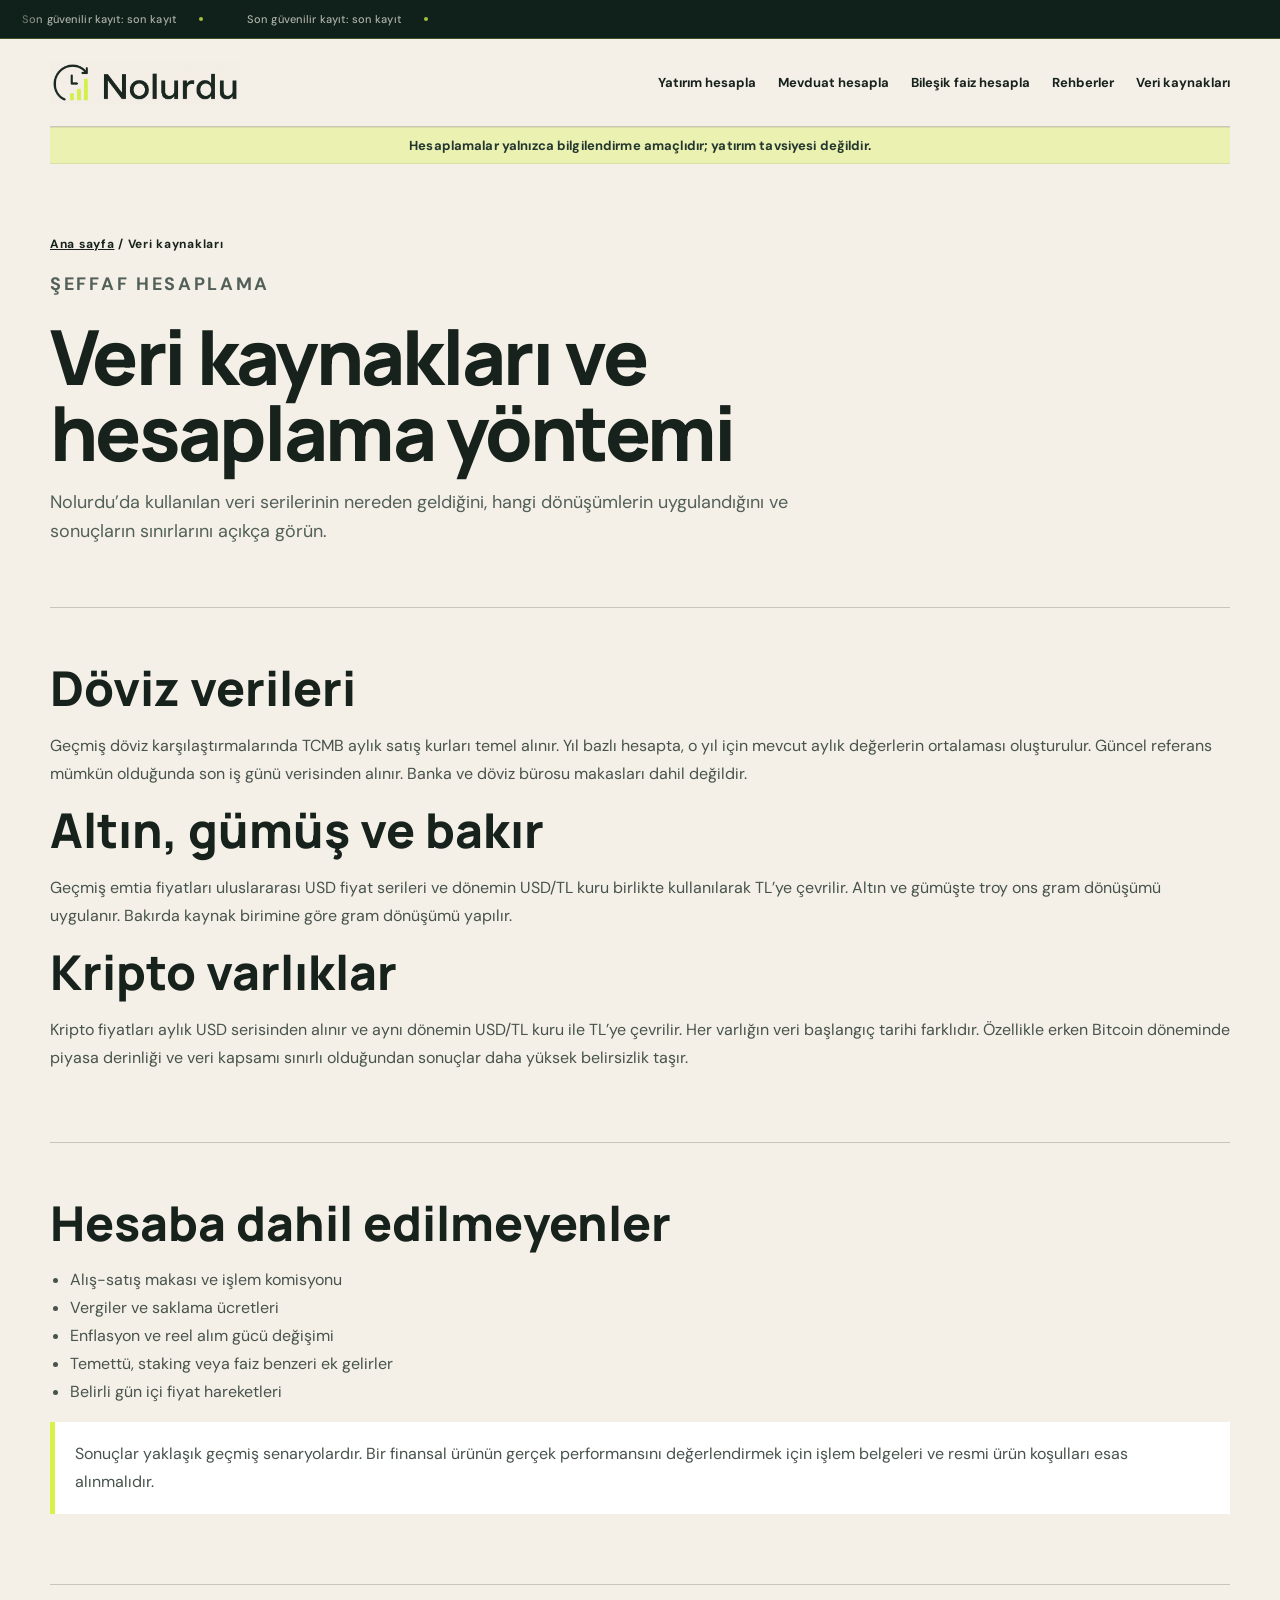
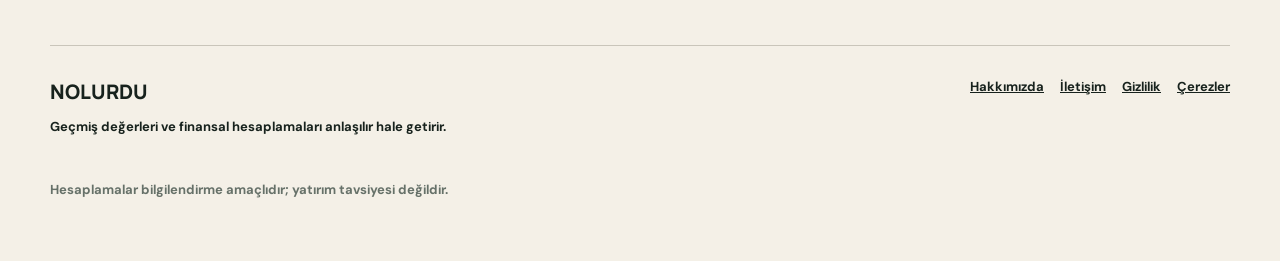
<file: veri-kaynaklari.html>
<!DOCTYPE html>
<html lang="tr"><head><title>Veri Kaynakları ve Hesaplama Yöntemleri | Nolurdu</title><meta charset="utf-8"/>
<meta content="width=device-width,initial-scale=1" name="viewport"/>
<link href="https://nolurdu.com/veri-kaynaklari.html" rel="canonical"/>
<meta content="Nolurdu döviz, emtia ve kripto hesaplamalarında kullanılan veri kaynaklarını, yıllık ortalama yöntemini ve fiyat dönüşümlerini açıklar." name="description"/>
<meta content="ca-pub-4356889649027410" name="google-adsense-account"/>
<script async="" crossorigin="anonymous" src="https://pagead2.googlesyndication.com/pagead/js/adsbygoogle.js?client=ca-pub-4356889649027410"></script>
<link href="https://fonts.googleapis.com" rel="preconnect"/>
<link crossorigin="" href="https://fonts.gstatic.com" rel="preconnect"/>
<link href="https://fonts.googleapis.com/css2?family=DM+Sans:wght@400;500;600;700&amp;family=Manrope:wght@700;800&amp;display=swap" rel="stylesheet"/>
<link href="/style.css" rel="stylesheet"/>
<link href="/pages.css" rel="stylesheet"/><script type="application/ld+json">{"@context": "https://schema.org", "@type": "WebSite", "name": "Nolurdu", "alternateName": ["Nolurdu.com", "N'olurdu"], "url": "https://nolurdu.com/"}</script><meta content="index, follow, max-image-preview:large, max-snippet:-1, max-video-preview:-1" name="robots"/><link href="/nolurdu-logo.png" rel="icon" type="image/png"/><meta content="website" property="og:type"/><meta content="tr_TR" property="og:locale"/><meta content="Nolurdu" property="og:site_name"/><meta content="Veri Kaynakları ve Hesaplama Yöntemleri | Nolurdu" property="og:title"/><meta content="Nolurdu döviz, emtia ve kripto hesaplamalarında kullanılan veri kaynaklarını, yıllık ortalama yöntemini ve fiyat dönüşümlerini açıklar." property="og:description"/><meta content="https://nolurdu.com/veri-kaynaklari.html" property="og:url"/><meta content="summary" name="twitter:card"/><meta content="Veri Kaynakları ve Hesaplama Yöntemleri | Nolurdu" name="twitter:title"/><meta content="Nolurdu döviz, emtia ve kripto hesaplamalarında kullanılan veri kaynaklarını, yıllık ortalama yöntemini ve fiyat dönüşümlerini açıklar." name="twitter:description"/><link href="/ticker.css" rel="stylesheet"/></head><body>
<div class="rate-ticker" data-rate-ticker aria-label="Güncel referans döviz kurları">
  <div class="rate-ticker-track">
    <div class="rate-ticker-items"><span class="rate-ticker-status">Güncel referans kurlar yükleniyor…</span></div>
    <div class="rate-ticker-items" aria-hidden="true"></div>
  </div>
</div>
<header class="site-header">
<a aria-label="Nolurdu ana sayfa" class="brand-logo" href="/"><img alt="Nolurdu" src="/nolurdu-logo.png"/></a>
<nav aria-label="Ana menü" class="site-nav">
<a href="/#hesapla">Yatırım hesapla</a>
<a href="/mevduat-faizi-hesaplama.html">Mevduat hesapla</a>
<a href="/bilesik-faiz-hesaplama.html">Bileşik faiz hesapla</a>
<a href="/rehberler.html">Rehberler</a>
<a href="/veri-kaynaklari.html">Veri kaynakları</a>
</nav>
</header>
<div class="site-disclaimer" role="note">Hesaplamalar yalnızca bilgilendirme amaçlıdır; yatırım tavsiyesi değildir.</div>
<main class="content-main"><section class="page-hero"><div class="breadcrumb"><a href="/">Ana sayfa</a> / Veri kaynakları</div><p class="eyebrow">ŞEFFAF HESAPLAMA</p><h1>Veri kaynakları ve hesaplama yöntemi</h1><p>Nolurdu’da kullanılan veri serilerinin nereden geldiğini, hangi dönüşümlerin uygulandığını ve sonuçların sınırlarını açıkça görün.</p></section><section class="content-section"><h2>Döviz verileri</h2><p>Geçmiş döviz karşılaştırmalarında TCMB aylık satış kurları temel alınır. Yıl bazlı hesapta, o yıl için mevcut aylık değerlerin ortalaması oluşturulur. Güncel referans mümkün olduğunda son iş günü verisinden alınır. Banka ve döviz bürosu makasları dahil değildir.</p><h2>Altın, gümüş ve bakır</h2><p>Geçmiş emtia fiyatları uluslararası USD fiyat serileri ve dönemin USD/TL kuru birlikte kullanılarak TL’ye çevrilir. Altın ve gümüşte troy ons gram dönüşümü uygulanır. Bakırda kaynak birimine göre gram dönüşümü yapılır.</p><h2>Kripto varlıklar</h2><p>Kripto fiyatları aylık USD serisinden alınır ve aynı dönemin USD/TL kuru ile TL’ye çevrilir. Her varlığın veri başlangıç tarihi farklıdır. Özellikle erken Bitcoin döneminde piyasa derinliği ve veri kapsamı sınırlı olduğundan sonuçlar daha yüksek belirsizlik taşır.</p></section><section class="content-section"><h2>Hesaba dahil edilmeyenler</h2><ul><li>Alış-satış makası ve işlem komisyonu</li><li>Vergiler ve saklama ücretleri</li><li>Enflasyon ve reel alım gücü değişimi</li><li>Temettü, staking veya faiz benzeri ek gelirler</li><li>Belirli gün içi fiyat hareketleri</li></ul><p class="notice">Sonuçlar yaklaşık geçmiş senaryolardır. Bir finansal ürünün gerçek performansını değerlendirmek için işlem belgeleri ve resmi ürün koşulları esas alınmalıdır.</p></section></main><footer class="site-footer">
<div><a class="footer-brand" href="/">NOLURDU</a><p>Geçmiş değerleri ve finansal hesaplamaları anlaşılır hale getirir.</p></div>
<div class="footer-links"><a href="/hakkimizda.html">Hakkımızda</a><a href="/iletisim.html">İletişim</a><a href="/gizlilik-politikasi.html">Gizlilik</a><a href="/cerez-politikasi.html">Çerezler</a></div>
<p class="footer-note">Hesaplamalar bilgilendirme amaçlıdır; yatırım tavsiyesi değildir.</p>
</footer><script src="/ticker.js" defer></script></body></html>
</file>
<file: style.css>
:root {
    --ink: #17221d;
    --cream: #f4f0e7;
    --lime: #d7f34a;
    --green: #020504;
    --line: #c9c5ba;
    --orange: #ff6b35
}

* {
    box-sizing: border-box
}

html {
    scroll-behavior: smooth
}

body {
    margin: 0;
    background: var(--cream);
    color: var(--ink);
    font-family: 'DM Sans', sans-serif
}

header,
main,
footer {
    max-width: 1180px;
    margin: auto
}

header {
    height: 88px;
    display: flex;
    align-items: center;
    justify-content: space-between;
    border-bottom: 1px solid var(--line)
}

.brand {
    font: 800 19px Manrope;
    color: inherit;
    text-decoration: none
}

.brand span {
    background: var(--ink);
    color: var(--cream);
    padding: 5px 8px;
    margin-left: 4px
}

nav {
    display: flex;
    gap: 30px
}

nav a {
    color: inherit;
    text-decoration: none;
    font-weight: 600;
    font-size: 14px
}

.hero {
    min-height: 460px;
    display: grid;
    grid-template-columns: 1.3fr .7fr;
    align-items: center;
    padding: 70px 0 50px
}

.eyebrow {
    font-weight: 700;
    font-size: 12px;
    letter-spacing: .15em
}

.hero h1 {
    font: 800 clamp(54px, 7vw, 94px)/.94 Manrope;
    margin: 20px 0
}

.hero h1 em {
    font-style: normal;
    color: var(--green)
}

.intro {
    font-size: 18px;
    max-width: 570px;
    line-height: 1.55
}

.orb {
    justify-self: end;
    width: 260px;
    height: 260px;
    border-radius: 50%;
    background: var(--lime);
    display: grid;
    place-items: center;
    position: relative;
    box-shadow: 18px 18px 0 var(--ink)
}

.orb b {
    font: 800 130px Manrope
}

.orb span {
    position: absolute;
    top: 30px;
    left: 42px;
    font-size: 42px
}

.calculator {
    background: var(--ink);
    color: var(--cream);
    padding: 34px
}

.controls {
    display: grid;
    grid-template-columns: 1fr 1fr auto;
    gap: 22px;
    align-items: end
}

label {
    font-size: 12px;
    font-weight: 700;
    letter-spacing: .06em
}

input {
    width: 100%;
    margin-top: 9px;
    padding: 14px 16px;
    border: 1px solid #748078;
    background: transparent;
    color: var(--cream);
    font: 600 18px inherit;
    border-radius: 0;
    color-scheme: dark
}

.money {
    position: relative
}

.money span {
    position: absolute;
    right: 15px;
    bottom: 14px;
    font-weight: 700
}

.money input {
    padding-right: 48px
}

button {
    height: 52px;
    background: var(--lime);
    border: 0;
    padding: 0 26px;
    font: 800 13px Manrope;
    cursor: pointer
}

button span {
    font-size: 20px;
    margin-left: 20px
}

.chips {
    display: flex;
    gap: 8px;
    flex-wrap: wrap;
    margin-top: 26px
}

.chip {
    height: 36px;
    border: 1px solid #5b665f;
    background: transparent;
    color: var(--cream);
    padding: 0 14px
}

.chip.active {
    background: var(--cream);
    color: var(--ink)
}

.result {
    background: #fff;
    padding: 42px;
    display: none
}

.result.show {
    display: block
}

.result-top {
    display: flex;
    justify-content: space-between;
    gap: 30px;
    align-items: center
}

.result p {
    margin: 3px 0;
    color: #687069
}

.result h2 {
    font: 800 clamp(40px, 6vw, 72px) Manrope;
    margin: 6px 0
}

.result #gain {
    color: var(--green);
    font-weight: 700
}

.return {
    background: var(--lime);
    padding: 24px 30px;
    min-width: 190px;
    text-align: center
}

.return small,
.details small {
    display: block;
    font-size: 10px;
    letter-spacing: .1em;
    font-weight: 700
}

.return strong {
    font: 800 34px Manrope
}

.bar {
    height: 12px;
    background: #e2e0da;
    margin: 30px 0
}

.bar span {
    display: block;
    height: 100%;
    background: var(--green);
    max-width: 100%
}

.details {
    display: grid;
    grid-template-columns: repeat(3, 1fr);
    gap: 20px;
    border-top: 1px solid #ddd;
    padding-top: 25px
}

.details b {
    display: block;
    font-size: 18px;
    margin-top: 7px
}

.compare {
    padding: 80px 0
}

.compare>div:first-child {
    display: flex;
    justify-content: space-between;
    align-items: end
}

.compare h2,
.sources h2 {
    font: 800 38px Manrope;
    margin: 0
}

.rank {
    display: grid;
    grid-template-columns: 35px 1fr 2fr 140px;
    gap: 18px;
    align-items: center;
    border-bottom: 1px solid var(--line);
    padding: 18px 0
}

.track {
    height: 9px;
    background: #ddd
}

.track i {
    display: block;
    height: 100%;
    background: var(--green)
}

.rank strong {
    text-align: right
}

.sources {
    border-top: 1px solid var(--line);
    padding: 60px 0
}

.sources>div {
    display: grid;
    grid-template-columns: repeat(3, 1fr);
    gap: 40px
}

.sources p {
    line-height: 1.6;
    color: #59625c
}

footer {
    border-top: 1px solid var(--line);
    padding: 28px 0 50px;
    display: flex;
    justify-content: space-between;
    font-size: 12px;
    font-weight: 700
}

@media(max-width:760px) {

    header,
    main,
    footer {
        width: calc(100% - 36px)
    }

    nav {
        display: none
    }

    .hero {
        grid-template-columns: 1fr;
        min-height: auto;
        padding: 55px 0
    }

    .orb {
        display: none
    }

    .controls {
        grid-template-columns: 1fr
    }

    .calculator {
        padding: 24px;
        margin-left: -18px;
        margin-right: -18px
    }

    .result {
        padding: 28px 20px;
        margin-left: -18px;
        margin-right: -18px
    }

    .result-top {
        align-items: stretch;
        flex-direction: column
    }

    .return {
        text-align: left
    }

    .details,
    .sources>div {
        grid-template-columns: 1fr
    }

    .compare>div:first-child {
        display: block
    }

    .compare h2 {
        font-size: 30px
    }

    .rank {
        grid-template-columns: 28px 1fr 100px
    }

    .track {
        display: none
    }
}
</file>
<file: pages.css>
.content-main{max-width:1180px;margin:auto}.site-header{max-width:1180px;margin:auto}.site-nav{display:flex;gap:22px;align-items:center}.site-nav a{font-size:13px}.page-hero{padding:72px 0 42px;border-bottom:1px solid var(--line)}.page-hero h1{font:800 clamp(42px,6vw,76px)/1 Manrope;margin:14px 0 18px;max-width:980px;letter-spacing:-.035em}.page-hero p{max-width:760px;font-size:18px;line-height:1.65;color:#526059}.breadcrumb{font-size:12px;font-weight:700;letter-spacing:.06em}.breadcrumb a{color:inherit}.tool-shell{margin:44px 0;background:var(--ink);color:var(--cream);padding:34px}.tool-grid{display:grid;grid-template-columns:repeat(2,minmax(0,1fr));gap:18px}.tool-grid label{display:block}.tool-grid input,.tool-grid select{width:100%;margin-top:8px;padding:14px;border:1px solid #748078;background:transparent;color:var(--cream);font:600 17px 'DM Sans';color-scheme:dark}.tool-grid select option{color:#111}.tool-action{margin-top:20px;width:100%}.tool-result{display:none;margin-top:24px;padding:26px;background:#fff;color:var(--ink)}.tool-result.show{display:block}.result-grid{display:grid;grid-template-columns:repeat(4,1fr);gap:14px}.metric{padding:18px;border:1px solid #ddd}.metric small{display:block;font-size:10px;font-weight:700;letter-spacing:.09em}.metric strong{display:block;margin-top:8px;font:800 22px Manrope}.spoken{color:#6a791b;font-weight:700;line-height:1.45}.content-section{padding:54px 0;border-bottom:1px solid var(--line)}.content-section h2{font:800 clamp(30px,4vw,48px)/1.08 Manrope;margin:0 0 18px}.content-section h3{font:800 24px Manrope;margin:32px 0 10px}.content-section p,.content-section li{font-size:16px;line-height:1.75;color:#47534c}.content-section ul{padding-left:20px}.cards{display:grid;grid-template-columns:repeat(3,1fr);gap:18px}.card{display:block;padding:25px;border:1px solid var(--line);color:inherit;text-decoration:none;background:rgba(255,255,255,.4);transition:transform .15s ease,background .15s ease}.card:hover{transform:translateY(-3px);background:#fff}.card b{display:block;font:800 22px Manrope;margin-bottom:8px}.card span{color:#59645e;line-height:1.55}.faq details{border-top:1px solid var(--line);padding:18px 0}.faq summary{cursor:pointer;font-weight:800}.faq p{margin-bottom:0}.notice{padding:18px 20px;border-left:5px solid var(--lime);background:#fff;line-height:1.65}.table-wrap{overflow:auto}.simple-table{width:100%;border-collapse:collapse}.simple-table th,.simple-table td{padding:13px;border-bottom:1px solid var(--line);text-align:left}.site-footer{max-width:1180px;margin:60px auto 0;border-top:1px solid var(--line);padding:32px 0 50px;display:grid;grid-template-columns:1.3fr 1fr;gap:20px;font-size:13px}.footer-brand{font:800 20px Manrope;color:inherit;text-decoration:none}.footer-links{display:flex;gap:16px;justify-content:flex-end;flex-wrap:wrap}.footer-links a{color:inherit}.footer-note{grid-column:1/-1;color:#667169}.home-tools{padding:60px 0}.home-intro{display:grid;grid-template-columns:1fr 1fr;gap:50px}.home-intro h2{font:800 42px Manrope;margin:0}.home-intro p{line-height:1.75;color:#4d5952}.article-list{display:grid;grid-template-columns:repeat(2,1fr);gap:18px}.article-item{padding:24px;border:1px solid var(--line)}.article-item a{color:inherit;text-decoration:none;font:800 21px Manrope}.article-item p{margin-bottom:0;color:#59645e;line-height:1.6}@media(max-width:900px){.site-nav{gap:12px}.site-nav a{font-size:12px}.cards{grid-template-columns:repeat(2,1fr)}.result-grid{grid-template-columns:repeat(2,1fr)}}@media(max-width:760px){.site-header,.content-main,.site-footer{width:calc(100% - 36px)}.site-header{justify-content:center}.site-nav{display:none}.page-hero{padding:42px 0 28px;text-align:center}.page-hero p{margin-left:auto;margin-right:auto}.tool-shell{margin-left:-18px;margin-right:-18px;padding:24px 20px}.tool-grid,.cards,.home-intro,.article-list{grid-template-columns:1fr}.result-grid{grid-template-columns:1fr}.content-section{text-align:left}.site-footer{grid-template-columns:1fr;text-align:center}.footer-links{justify-content:center}.footer-note{grid-column:auto}}

/* Shared responsive header */
.site-header{
  width:100%;
  max-width:1180px;
  min-height:88px;
  height:auto;
  margin:0 auto;
  padding:12px 0;
  display:flex;
  align-items:center;
  justify-content:space-between;
  gap:24px;
  border-bottom:1px solid var(--line);
}
.brand-logo{
  flex:0 0 auto;
  display:block;
  width:190px;
  height:54px;
  overflow:hidden;
}
.brand-logo img{
  display:block;
  width:100%;
  height:100%;
  object-fit:contain;
  object-position:left center;
  position:static;
  max-width:100%;
}
.site-nav{
  min-width:0;
  display:flex;
  align-items:center;
  justify-content:flex-end;
  gap:22px;
  flex-wrap:wrap;
}
.site-nav a{
  white-space:nowrap;
  color:inherit;
  text-decoration:none;
  font-weight:700;
  font-size:13px;
}
@media(max-width:900px){
  .site-header{align-items:flex-start;flex-direction:column;gap:8px;padding-top:10px;padding-bottom:10px}
  .brand-logo{width:170px;height:48px}
  .site-nav{width:100%;justify-content:flex-start;gap:8px 16px;padding-bottom:2px}
  .site-nav a{font-size:12px}
}
@media(max-width:760px){
  .site-header{width:100%;max-width:100%;padding-left:18px;padding-right:18px;justify-content:flex-start;align-items:flex-start}
  .brand-logo{width:154px;height:44px;margin:0}
  .site-nav{display:flex;flex-wrap:nowrap;overflow-x:auto;overscroll-behavior-x:contain;scrollbar-width:none;padding-bottom:7px}
  .site-nav::-webkit-scrollbar{display:none}
  .site-nav a{flex:0 0 auto;font-size:12px;padding:7px 0}
}

.site-disclaimer{max-width:1180px;margin:0 auto;padding:9px 22px;text-align:center;font-size:13px;font-weight:700;letter-spacing:.01em;color:#24372f;background:rgba(215,243,74,.34);border-top:1px solid rgba(23,34,29,.08);border-bottom:1px solid rgba(23,34,29,.08)}
.home-content-section{max-width:1180px;margin:26px auto 0;padding:42px;border-radius:28px;background:rgba(244,240,231,.055);border:1px solid rgba(244,240,231,.09)}
.home-content-section h2{font-family:Manrope,sans-serif;font-size:clamp(28px,4vw,44px);margin:5px 0 18px}.home-content-section p{line-height:1.75;color:rgba(244,240,231,.78)}
.info-grid{display:grid;grid-template-columns:repeat(3,1fr);gap:16px;margin-top:25px}.info-grid article{padding:23px;border-radius:20px;background:rgba(244,240,231,.05);border:1px solid rgba(244,240,231,.08)}.info-grid h3{margin:0 0 10px;color:#d7f34a}.faq-home details{padding:16px 0;border-bottom:1px solid rgba(244,240,231,.1)}.faq-home summary{cursor:pointer;font-weight:700}.faq-home details p{margin-bottom:0}
@media(max-width:760px){.site-disclaimer{padding:8px 14px;font-size:12px}.home-content-section{padding:26px 20px;border-radius:20px}.info-grid{grid-template-columns:1fr}}
</file>
<file: ticker.css>
.rate-ticker{
  position:relative;
  z-index:40;
  width:100%;
  overflow:hidden;
  border-bottom:1px solid rgba(215,243,74,.24);
  background:#10211b;
  color:#f4f0e7;
  min-height:38px;
  display:flex;
  align-items:center;
}
.rate-ticker::before,.rate-ticker::after{
  content:"";
  position:absolute;
  top:0;
  bottom:0;
  width:44px;
  z-index:2;
  pointer-events:none;
}
.rate-ticker::before{left:0;background:linear-gradient(90deg,#10211b,transparent)}
.rate-ticker::after{right:0;background:linear-gradient(270deg,#10211b,transparent)}
.rate-ticker-track{
  display:flex;
  width:max-content;
  animation:rateTickerMove 72s linear infinite;
  will-change:transform;
}
.rate-ticker:hover .rate-ticker-track{animation-play-state:paused}
.rate-ticker-items{
  display:flex;
  align-items:center;
  flex-shrink:0;
  gap:0;
}
.rate-ticker-item{
  display:inline-flex;
  align-items:center;
  gap:7px;
  min-height:38px;
  padding:0 22px;
  white-space:nowrap;
  font-size:13px;
  font-weight:600;
  letter-spacing:.01em;
}
.rate-ticker-item::after{
  content:"";
  width:4px;
  height:4px;
  margin-left:15px;
  border-radius:50%;
  background:#d7f34a;
  opacity:.75;
}
.rate-ticker-item b{color:#d7f34a;font-weight:800}
.rate-ticker-item small{color:rgba(244,240,231,.68);font-size:11px;font-weight:500}
.rate-ticker-status{padding:0 22px;font-size:12px;color:rgba(244,240,231,.72);white-space:nowrap}
@keyframes rateTickerMove{from{transform:translateX(0)}to{transform:translateX(-50%)}}
@media(max-width:760px){
  .rate-ticker{min-height:34px}
  .rate-ticker-item{min-height:34px;padding:0 15px;font-size:12px}
  .rate-ticker-item::after{margin-left:8px}
  .rate-ticker-track{animation-duration:58s}
}
@media(prefers-reduced-motion:reduce){
  .rate-ticker-track{animation:none;overflow-x:auto;max-width:100vw}
  .rate-ticker::before,.rate-ticker::after{display:none}
}
</file>
